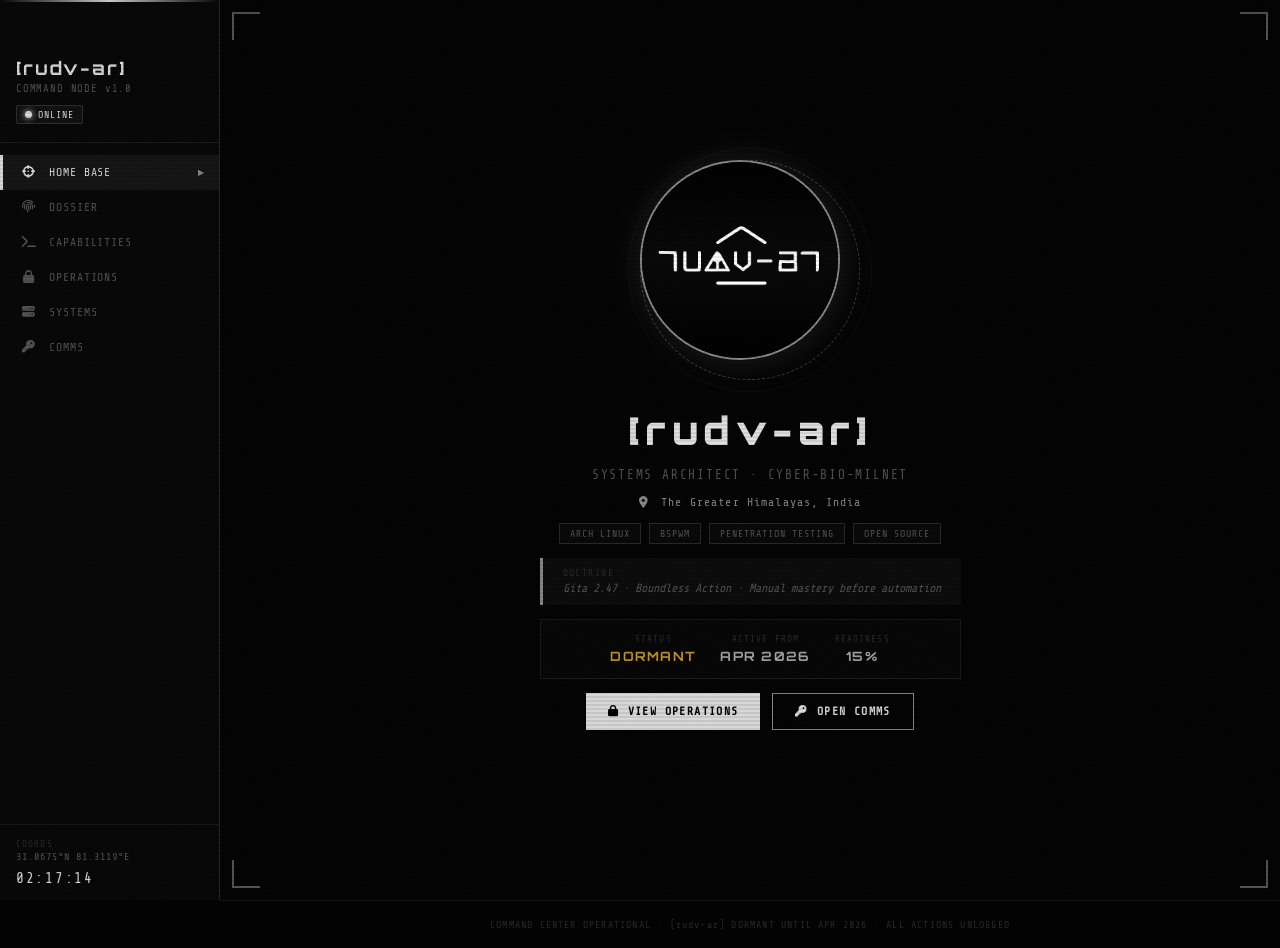
<file: index.html>
<!DOCTYPE html>
<html lang="en">
<head>
    <meta charset="UTF-8">
    <meta name="viewport" content="width=device-width, initial-scale=1.0">
    <title>[rudv-ar]</title>
    <link rel="preconnect" href="https://fonts.googleapis.com">
    <link href="https://fonts.googleapis.com/css2?family=Share+Tech+Mono&family=Orbitron:wght@400;600;700;900&family=Exo+2:wght@300;400;600&display=swap" rel="stylesheet">
    <link href="https://cdnjs.cloudflare.com/ajax/libs/font-awesome/6.5.0/css/all.min.css" rel="stylesheet">
    <link href="src/css/style.css" rel="stylesheet">
</head>
<body>

<!-- SCANLINE OVERLAY -->
<div class="scanlines" aria-hidden="true"></div>
<div class="noise" aria-hidden="true"></div>
<div class="corner tl" aria-hidden="true"></div>
<div class="corner tr" aria-hidden="true"></div>
<div class="corner bl" aria-hidden="true"></div>
<div class="corner br" aria-hidden="true"></div>

<!-- SIDEBAR -->
<aside class="sidebar" id="sidebar">
    <div class="sidebar-header">
        <br><br>
        <div class="sidebar-logo">[rudv-ar]</div>
        <div class="sidebar-sub">COMMAND NODE v1.0</div>
        <div class="status-pill"><span class="pulse-dot"></span>ONLINE</div>
    </div>

    <nav class="sidebar-nav">
        <button class="nav-tab active" data-section="landing" onclick="switchTab('landing', this)">
            <i class="fas fa-crosshairs"></i>
            <span>HOME BASE</span>
        </button>
        <button class="nav-tab" data-section="profile" onclick="switchTab('profile', this)">
            <i class="fas fa-fingerprint"></i>
            <span>DOSSIER</span>
        </button>
        <button class="nav-tab" data-section="skills" onclick="switchTab('skills', this)">
            <i class="fas fa-terminal"></i>
            <span>CAPABILITIES</span>
        </button>
        <button class="nav-tab" data-section="projects" onclick="switchTab('projects', this)">
            <i class="fas fa-lock"></i>
            <span>OPERATIONS</span>
        </button>
        <button class="nav-tab" data-section="systems" onclick="switchTab('systems', this)">
            <i class="fas fa-server"></i>
            <span>SYSTEMS</span>
        </button>
        <button class="nav-tab" data-section="contact" onclick="switchTab('contact', this)">
            <i class="fas fa-key"></i>
            <span>COMMS</span>
        </button>
    </nav>

    <div class="sidebar-footer">
        <div class="coord-display">
            <span class="coord-label">COORDS</span>
            <span class="coord-val">31.0675°N 81.3119°E</span>
        </div>
        <div class="clock-display" id="clock">--:--:--</div>
    </div>
</aside>

<!-- MOBILE TOPBAR -->
<div class="topbar">
    <button class="menu-btn" id="menuBtn" onclick="toggleSidebar()"><i class="fas fa-bars"></i></button>
    <span class="topbar-logo">[rudv-ar]</span>
    <span class="topbar-status"><span class="pulse-dot sm"></span>ONLINE</span>
</div>

<!-- MAIN CONTENT -->
<main class="main" id="main">

    <!-- ─── LANDING ─────────────────────────────────────── -->
    <section class="section active" id="landing">
        <div class="landing-wrap">
            <div class="landing-frame">
                <div class="hex-ring" aria-hidden="true">
                    <div class="hex-ring-inner">
                                        <div class="profile-photo-wrap">
                    <img src="src/img/profile.jpg" alt="[rudv-ar]" class="profile-photo" id="profileImg"
                         onerror="this.style.display='none'; document.getElementById('photoFallback').style.display='flex';">
                    <div class="photo-fallback" id="photoFallback">
                        <i class="fas fa-user-secret"></i>
                    </div>
                    <div class="photo-scan" aria-hidden="true"></div>
                </div>

                    </div>
                </div>
                <div class="landing-id">
                    <div class="landing-callsign">
                        <span class="bracket">[</span>rudv-ar<span class="bracket">]</span>
                    </div>
                    <div class="landing-title">SYSTEMS ARCHITECT · CYBER-BIO-MILNET</div>
                    <div class="landing-loc"><i class="fas fa-location-dot"></i> The Greater Himalayas, India</div>
                    <div class="landing-tags">
                        <span class="ltag">ARCH LINUX</span>
                        <span class="ltag">BSPWM</span>
                        <span class="ltag">PENETRATION TESTING</span>
                        <span class="ltag">OPEN SOURCE</span>
                    </div>
                    <div class="landing-doctrine">
                        <span class="doctrine-label">DOCTRINE</span>
                        <span class="doctrine-text">Gita 2.47 · Boundless Action · Manual mastery before automation</span>
                    </div>
                    <div class="landing-status-row">
                        <div class="lst-item">
                            <div class="lst-label">STATUS</div>
                            <div class="lst-val dormant">DORMANT</div>
                        </div>
                        <div class="lst-item">
                            <div class="lst-label">ACTIVE FROM</div>
                            <div class="lst-val">APR 2026</div>
                        </div>
                        <div class="lst-item">
                            <div class="lst-label">READINESS</div>
                            <div class="lst-val">15%</div>
                        </div>
                    </div>
                    <div class="landing-actions">
                        <button class="cta-btn primary" onclick="switchTab('projects', document.querySelector('[data-section=projects]'))">
                            <i class="fas fa-lock"></i> VIEW OPERATIONS
                        </button>
                        <button class="cta-btn secondary" onclick="switchTab('contact', document.querySelector('[data-section=contact]'))">
                            <i class="fas fa-key"></i> OPEN COMMS
                        </button>
                    </div>
                </div>
            </div>
        </div>
    </section>

    <!-- ─── DOSSIER ──────────────────────────────────────── -->
    <section class="section" id="profile">
        <div class="section-hdr">
            <div class="section-hdr-line"></div>
            <div class="section-hdr-text"><i class="fas fa-fingerprint"></i> DOSSIER</div>
            <div class="section-hdr-line"></div>
        </div>

        <div class="grid-2">
            <div class="panel">
                <div class="panel-title">IDENTIFICATION</div>
                <div class="kv-list">
                    <div class="kv"><span class="kv-k">CALL SIGN</span><span class="kv-v">[rudv-ar]</span></div>
                    <div class="kv"><span class="kv-k">LOCATION</span><span class="kv-v">Greater Himalayas, India</span></div>
                    <div class="kv"><span class="kv-k">FOCUS</span><span class="kv-v">Mil / Bio-Cybersecurity</span></div>
                    <div class="kv"><span class="kv-k">PRIMARY OS</span><span class="kv-v">Arch Linux (custom)</span></div>
                    <div class="kv"><span class="kv-k">WM</span><span class="kv-v">Bspwm + Sxhkd + Polybar</span></div>
                    <div class="kv"><span class="kv-k">SHELL</span><span class="kv-v">Bash / Zsh</span></div>
                    <div class="kv"><span class="kv-k">EDITOR</span><span class="kv-v">Neovim</span></div>
                    <div class="kv"><span class="kv-k">TERMINAL</span><span class="kv-v">Alacritty</span></div>
                </div>
            </div>

            <div class="panel">
                <div class="panel-title">OPERATIONAL VALUES</div>
                <div class="value-list">
                    <div class="value-item">
                        <div class="value-icon"><i class="fas fa-crosshairs"></i></div>
                        <div class="value-body">
                            <div class="value-name">MASTERY FIRST</div>
                            <div class="value-desc">Deep understanding before using any tool</div>
                        </div>
                    </div>
                    <div class="value-item">
                        <div class="value-icon"><i class="fas fa-sliders"></i></div>
                        <div class="value-body">
                            <div class="value-name">CONTROL ARCHITECTURE</div>
                            <div class="value-desc">Manual setup. Strategic automation only.</div>
                        </div>
                    </div>
                    <div class="value-item">
                        <div class="value-icon"><i class="fas fa-bullseye"></i></div>
                        <div class="value-body">
                            <div class="value-name">PRECISION EXECUTION</div>
                            <div class="value-desc">Deliberate planning and careful implementation</div>
                        </div>
                    </div>
                    <div class="value-item">
                        <div class="value-icon"><i class="fas fa-rotate"></i></div>
                        <div class="value-body">
                            <div class="value-name">FAILURE-DRIVEN INTEL</div>
                            <div class="value-desc">Systematic troubleshooting and documentation</div>
                        </div>
                    </div>
                    <div class="value-item">
                        <div class="value-icon"><i class="fas fa-shield-halved"></i></div>
                        <div class="value-body">
                            <div class="value-name">SYSTEM DOMINANCE</div>
                            <div class="value-desc">Complete knowledge of every configuration</div>
                        </div>
                    </div>
                </div>
            </div>
        </div>

        <div class="panel mt">
            <div class="panel-title">TECHNICAL FOUNDATION</div>
            <div class="tf-grid">
                <div class="tf-item">
                    <div class="tf-cat"><i class="fab fa-linux"></i> OS ADMIN</div>
                    <p>Arch Linux package management, kernel configuration, system hardening</p>
                </div>
                <div class="tf-item">
                    <div class="tf-cat"><i class="fas fa-table-cells-large"></i> WINDOW MGMT</div>
                    <p>Bspwm rice optimization, polybar customization, keybinding architecture</p>
                </div>
                <div class="tf-item">
                    <div class="tf-cat"><i class="fas fa-shield-halved"></i> SECURITY</div>
                    <p>Penetration testing fundamentals, vulnerability assessment, threat modeling</p>
                </div>
                <div class="tf-item">
                    <div class="tf-cat"><i class="fas fa-code"></i> DEVELOPMENT</div>
                    <p>Bash scripting, Python automation, HTML/CSS/JavaScript</p>
                </div>
            </div>
        </div>
    </section>

    <!-- ─── CAPABILITIES ─────────────────────────────────── -->
    <section class="section" id="skills">
        <div class="section-hdr">
            <div class="section-hdr-line"></div>
            <div class="section-hdr-text"><i class="fas fa-terminal"></i> CAPABILITIES</div>
            <div class="section-hdr-line"></div>
        </div>

        <div class="panel">
            <div class="panel-title">SKILL MATRIX</div>
            <div class="skill-matrix">
                <div class="skill-row">
                    <span class="skill-name">Linux Internals & Administration</span>
                    <div class="skill-bar-wrap">
                        <div class="skill-bar" style="--pct:10%"></div>
                    </div>
                    <span class="skill-pct">10%</span>
                </div>
                <div class="skill-row">
                    <span class="skill-name">Networking & Protocol Analysis</span>
                    <div class="skill-bar-wrap">
                        <div class="skill-bar" style="--pct:3%"></div>
                    </div>
                    <span class="skill-pct">3%</span>
                </div>
                <div class="skill-row">
                    <span class="skill-name">Penetration Testing & Enumeration</span>
                    <div class="skill-bar-wrap">
                        <div class="skill-bar" style="--pct:2%"></div>
                    </div>
                    <span class="skill-pct">2%</span>
                </div>
                <div class="skill-row">
                    <span class="skill-name">Web Exploitation & Analysis</span>
                    <div class="skill-bar-wrap">
                        <div class="skill-bar" style="--pct:2%"></div>
                    </div>
                    <span class="skill-pct">2%</span>
                </div>
                <div class="skill-row">
                    <span class="skill-name">Bash Scripting & Automation</span>
                    <div class="skill-bar-wrap">
                        <div class="skill-bar" style="--pct:7%"></div>
                    </div>
                    <span class="skill-pct">7%</span>
                </div>
                <div class="skill-row">
                    <span class="skill-name">Rust Foundations</span>
                    <div class="skill-bar-wrap">
                        <div class="skill-bar" style="--pct:4%"></div>
                    </div>
                    <span class="skill-pct">4%</span>
                </div>
                <div class="skill-row">
                    <span class="skill-name">Python Systems Programming</span>
                    <div class="skill-bar-wrap">
                        <div class="skill-bar" style="--pct:15%"></div>
                    </div>
                    <span class="skill-pct">15%</span>
                </div>
                <div class="skill-row">
                    <span class="skill-name">Frontend Development (HTML/CSS/JS)</span>
                    <div class="skill-bar-wrap">
                        <div class="skill-bar" style="--pct:20%"></div>
                    </div>
                    <span class="skill-pct">20%</span>
                </div>
            </div>
        </div>

        <div class="arsenal-grid mt">
            <div class="arsenal-card">
                <div class="arsenal-icon"><i class="fas fa-scroll"></i></div>
                <div class="arsenal-cat">SCRIPTING</div>
                <div class="arsenal-items">Bash · Zsh · Python · Lua · Node.js</div>
            </div>
            <div class="arsenal-card">
                <div class="arsenal-icon"><i class="fas fa-bug"></i></div>
                <div class="arsenal-cat">SECURITY</div>
                <div class="arsenal-items">Nmap · John · Metasploit</div>
            </div>
            <div class="arsenal-card">
                <div class="arsenal-icon"><i class="fas fa-globe"></i></div>
                <div class="arsenal-cat">WEB STACK</div>
                <div class="arsenal-items">HTML/CSS · JavaScript · Three.js</div>
            </div>
            <div class="arsenal-card">
                <div class="arsenal-icon"><i class="fas fa-box"></i></div>
                <div class="arsenal-cat">DEVOPS</div>
                <div class="arsenal-items">Git · Docker · Pacman · APT</div>
            </div>
        </div>
    </section>

    <!-- ─── OPERATIONS ───────────────────────────────────── -->
    <section class="section" id="projects">
        <div class="section-hdr">
            <div class="section-hdr-line"></div>
            <div class="section-hdr-text"><i class="fas fa-lock"></i> ACTIVE OPERATIONS</div>
            <div class="section-hdr-line"></div>
        </div>

        <div class="ops-grid">

            <div class="op-card">
                <div class="op-card-accent"></div>
                <div class="op-status-badge deployed">DEPLOYED</div>
                <div class="op-icon"><i class="fas fa-globe"></i></div>
                <div class="op-name">rudv-ar WEB PORTFOLIO</div>
                <div class="op-codename">THIS WEBSITE</div>
                <div class="op-desc">
                    Responsive military-themed cybersecurity portfolio. Vanilla HTML/CSS/JS, modular sidebar navigation, real-time status displays. CSS stylesheet dynamically generated. HTML fully authored by self. Template-grade stylesheet reusable across projects.
                </div>
                <div class="op-tags">
                    <span class="op-tag">HTML/CSS</span>
                    <span class="op-tag">JavaScript</span>
                    <span class="op-tag">Responsive</span>
                    <span class="op-tag">UI Design</span>
                </div>
                <div class="op-links">
                    <a href="https://rudv-ar.github.io/" class="op-link" target="_blank"><i class="fas fa-link"></i> Live</a>
                    <a href="https://github.com/rudv-ar/rudv-ar.github.io.git" class="op-link" target="_blank"><i class="fab fa-github"></i> Source</a>
                </div>
            </div>

            <div class="op-card">
                <div class="op-card-accent"></div>
                <div class="op-status-badge ongoing">IN DEVELOPMENT</div>
                <div class="op-icon"><i class="fas fa-dna"></i></div>
                <div class="op-name">DENDEC</div>
                <div class="op-codename">OPERATIONAL FRAMEWORK</div>
                <div class="op-desc">
                    A defensive and decentralized systems framework operating at the intersection of cybersecurity and biological threat intelligence. Architecture designed for resilience, modularity, and covert operational capability. Details classified.
                </div>
                <div class="op-tags">
                    <span class="op-tag">Cyber-Bio</span>
                    <span class="op-tag">Framework</span>
                    <span class="op-tag">Decentralized</span>
                    <span class="op-tag">Defense</span>
                </div>
                <div class="op-links">
                    <a href="#" class="op-link disabled"><i class="fas fa-lock"></i> Classified</a>
                </div>
            </div>

            <div class="op-card">
                <div class="op-card-accent"></div>
                <div class="op-status-badge deployed">DEPLOYED</div>
                <div class="op-icon"><i class="fas fa-terminal"></i></div>
                <div class="op-name">The C Path</div>
                <div class="op-codename">The Gateway of Systems Programming</div>
                <div class="op-desc">
                    This is my first day(git commit will tell you) in the C Programming Language. After an attempt in learning rust, I realised that I need to learn C before rust in order to know what rust protects me from. This is a full pathway for initialisation of C and further informations.
                </div>
                <div class="op-tags">
                    <span class="op-tag">HTML/CSS</span>
                    <span class="op-tag">Pathway</span>
                    <span class="op-tag">Responsive</span>
                    <span class="op-tag">UI Design</span>
                </div>
                <div class="op-links">
                    <a href="./pages/Cpath.html" class="op-link" target="_blank"><i class="fas fa-link"></i> Pathway</a>
                    <a href="https://github.com/rudv-ar/rudv-ar.github.io.git" class="op-link" target="_blank"><i class="fab fa-github"></i> Source</a>
                </div>
            </div>
            

        </div>
    </section>

    <!-- ─── SYSTEMS ──────────────────────────────────────── -->
    <section class="section" id="systems">
        <div class="section-hdr">
            <div class="section-hdr-line"></div>
            <div class="section-hdr-text"><i class="fas fa-server"></i> SYSTEMS</div>
            <div class="section-hdr-line"></div>
        </div>

        <div class="grid-2">
            <div class="panel">
                <div class="panel-title">HARDWARE STACK</div>
                <div class="kv-list">
                    <div class="kv"><span class="kv-k">OS</span><span class="kv-v">Arch Linux (rolling, custom)</span></div>
                    <div class="kv"><span class="kv-k">WM</span><span class="kv-v">Bspwm + Sxhkd</span></div>
                    <div class="kv"><span class="kv-k">SHELL</span><span class="kv-v">Bash / Zsh</span></div>
                    <div class="kv"><span class="kv-k">TERMINAL</span><span class="kv-v">Alacritty</span></div>
                    <div class="kv"><span class="kv-k">EDITOR</span><span class="kv-v">Neovim (custom config)</span></div>
                    <div class="kv"><span class="kv-k">BAR</span><span class="kv-v">Polybar</span></div>
                    <div class="kv"><span class="kv-k">PKG MGR</span><span class="kv-v">Pacman + AUR</span></div>
                    <div class="kv"><span class="kv-k">VCS</span><span class="kv-v">Git</span></div>
                </div>
            </div>

            <div class="panel">
                <div class="panel-title">TRAINING PLATFORMS</div>
                <div class="platform-list">
                    <div class="platform-item">
                        <div class="plat-top">
                            <span class="plat-name">HackTheBox (HTB)</span>
                            <span class="badge dormant">DORMANT</span>
                        </div>
                        <p>2 machines pwned. Ongoing pen-testing lab practice. Initializing fully @ Apr 2026.</p>
                    </div>
                    <div class="platform-item">
                        <div class="plat-top">
                            <span class="plat-name">Local Exploit Labs</span>
                            <span class="badge deployed">DEPLOYED</span>
                        </div>
                        <p>DVWA in Docker, Metasploitable2 in QEMU. Custom isolated vulnerability research environments.</p>
                    </div>
                    <div class="platform-item">
                        <div class="plat-top">
                            <span class="plat-name">CTF Competition</span>
                            <span class="badge none">NONE</span>
                        </div>
                        <p>Awaiting fundamentals mastery before CTF engagement. Internals first.</p>
                    </div>
                </div>
            </div>
        </div>

        <div class="panel mt">
            <div class="panel-title"><i class="fas fa-message"></i> SYSTEM LOG</div>
            <div class="terminal" id="syslog">
                <div class="tline info">[BOOT] System node initialized · [rudv-ar] COMMAND CENTER ONLINE</div>
            </div>
        </div>
    </section>

    <!-- ─── COMMS ────────────────────────────────────────── -->
    <section class="section" id="contact">
        <div class="section-hdr">
            <div class="section-hdr-line"></div>
            <div class="section-hdr-text"><i class="fas fa-key"></i> SECURE COMMS</div>
            <div class="section-hdr-line"></div>
        </div>

        <div class="comms-grid">
            <a href="mailto:rudv.ar.base@gmail.com" class="comms-card">
                <div class="comms-icon"><i class="fas fa-envelope"></i></div>
                <div class="comms-label">EMAIL</div>
                <div class="comms-val">rudv.ar.base@gmail.com</div>
                <div class="comms-cta">INITIATE <i class="fas fa-arrow-right"></i></div>
            </a>
            <a href="https://github.com/rudv-ar" target="_blank" class="comms-card">
                <div class="comms-icon"><i class="fab fa-github"></i></div>
                <div class="comms-label">GITHUB</div>
                <div class="comms-val">github.com/rudv-ar</div>
                <div class="comms-cta">FOLLOW <i class="fas fa-arrow-right"></i></div>
            </a>
            <div class="comms-card passive">
                <div class="comms-icon"><i class="fas fa-location-dot"></i></div>
                <div class="comms-label">PHYSICAL NODE</div>
                <div class="comms-val">The Greater Himalayas, India</div>
                <div class="comms-cta"><span class="pulse-dot sm"></span> ACTIVE</div>
            </div>
        </div>

        <div class="panel mt">
            <div class="panel-title">PROTOCOL PREFERENCES</div>
            <div class="proto-grid">
                <div class="proto-item">
                    <i class="fas fa-lock"></i>
                    <span>Encrypted communication preferred — Proton Mail, Gmail, DNMX</span>
                </div>
                <div class="proto-item">
                    <i class="fas fa-code"></i>
                    <span>Detailed technical inquiries always welcome</span>
                </div>
                <div class="proto-item">
                    <i class="fas fa-handshake"></i>
                    <span>Collaboration: cybersecurity, systems admin, open-source</span>
                </div>
                <div class="proto-item">
                    <i class="fas fa-book"></i>
                    <span>Learning resources accelerate FOSS development and deployment timelines</span>
                </div>
                <div class="proto-item">
                    <i class="fas fa-puzzle-piece"></i>
                    <span>Open-source contributions and LFX partnership opportunities</span>
                </div>
                <div class="proto-item">
                    <i class="fas fa-chalkboard-teacher"></i>
                    <span>System architecture discussions and technical mentorship</span>
                </div>
            </div>
        </div>

        <div class="panel mt warning-panel">
            <div class="panel-title"><i class="fas fa-triangle-exclamation"></i> OPERATIONAL NOTES</div>
            <p>This operator prioritizes technical depth and system mastery. Conversations must be detailed, specific, and architectural. Expect deliberate execution. Short-cuts and blind tool usage are rejected in favor of understanding-first methodology.</p>
        </div>
    </section>

    <footer class="footer">
        COMMAND CENTER OPERATIONAL · [rudv-ar] DORMANT UNTIL APR 2026 · ALL ACTIONS UNLOGGED
    </footer>

</main>

<script src="src/js/script.js"></script>
</body>
</html>
</file>
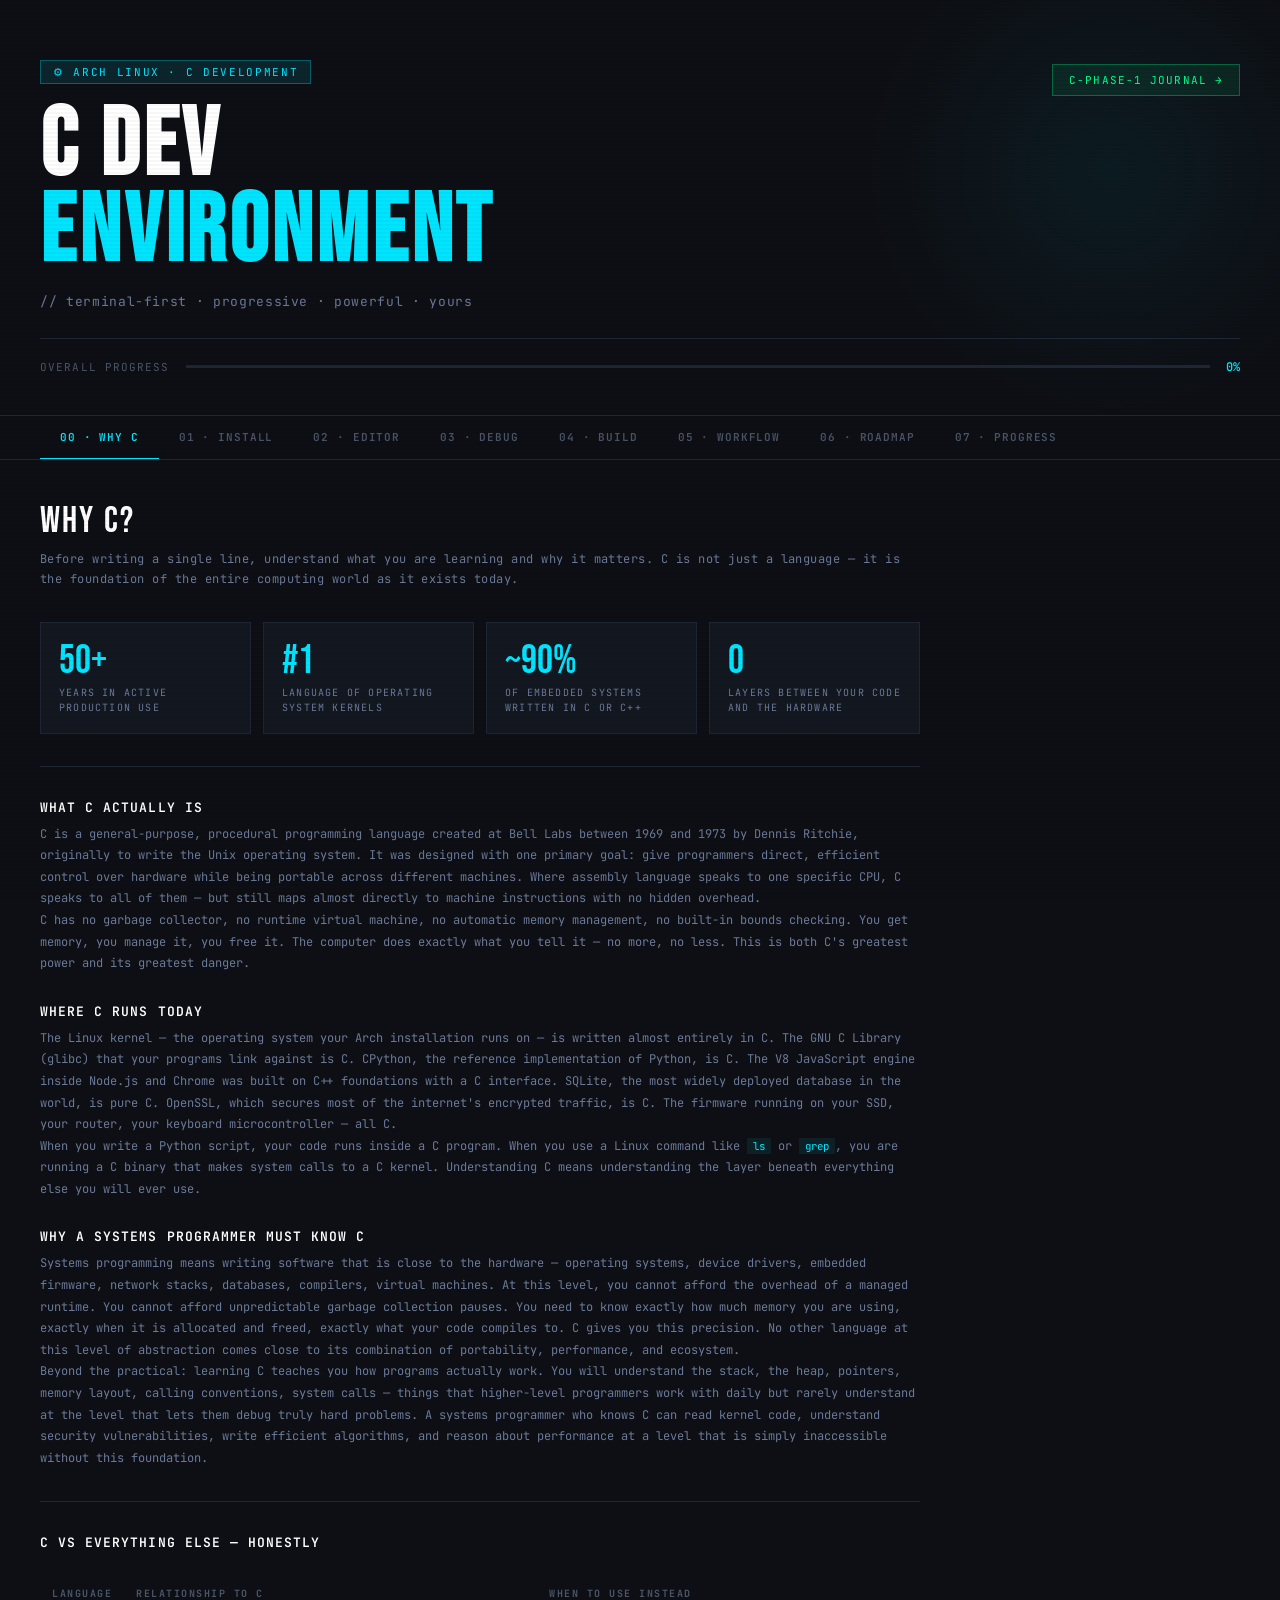
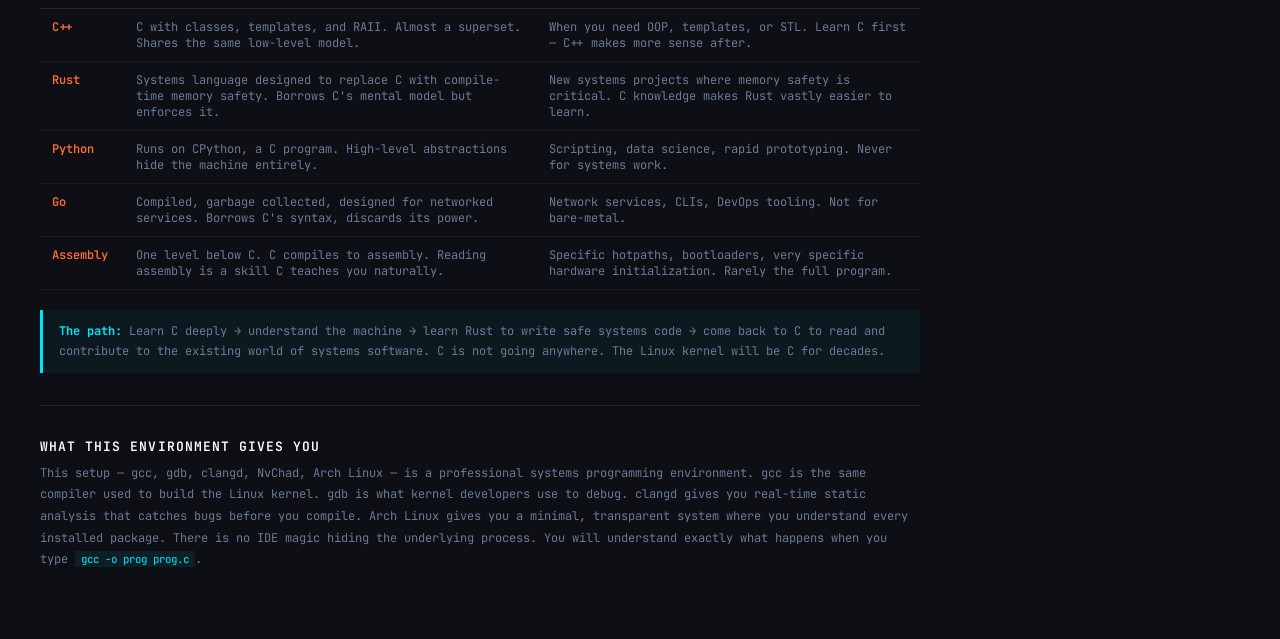
<file: pages/Cpath.html>
<!DOCTYPE html>
<html lang="en">
<head>
<meta charset="UTF-8">
<meta name="viewport" content="width=device-width, initial-scale=1.0">
<title>C Dev Environment · Arch Linux</title>
<link href="https://fonts.googleapis.com/css2?family=JetBrains+Mono:wght@300;400;600;800&family=Bebas+Neue&display=swap" rel="stylesheet">
<style>
  :root {
    --bg:     #0d0f14;
    --panel:  #131720;
    --border: #1e2535;
    --accent: #00e5ff;
    --green:  #00ff88;
    --orange: #ff6b35;
    --purple: #bd93f9;
    --dim:    #4a5568;
    --text:   #cdd6f4;
    --muted:  #6b7a99;
  }

  * { margin: 0; padding: 0; box-sizing: border-box; }

  body {
    background: var(--bg);
    color: var(--text);
    font-family: 'JetBrains Mono', monospace;
    min-height: 100vh;
    overflow-x: hidden;
  }

  body::before {
    content: '';
    position: fixed;
    inset: 0;
    background: repeating-linear-gradient(0deg, transparent, transparent 2px, rgba(0,0,0,0.03) 2px, rgba(0,0,0,0.03) 4px);
    pointer-events: none;
    z-index: 100;
  }

  /* ── HERO ── */
  .hero {
    padding: 60px 40px 40px;
    border-bottom: 1px solid var(--border);
    position: relative;
    overflow: hidden;
  }
  .hero::after {
    content: '';
    position: absolute;
    top: -80px; right: -80px;
    width: 500px; height: 500px;
    background: radial-gradient(circle, rgba(0,229,255,0.06) 0%, transparent 70%);
    pointer-events: none;
  }
  .hero-top {
    display: flex;
    align-items: flex-start;
    justify-content: space-between;
    flex-wrap: wrap;
    gap: 20px;
  }
  .tag {
    display: inline-block;
    background: rgba(0,229,255,0.1);
    border: 1px solid rgba(0,229,255,0.3);
    color: var(--accent);
    font-size: 11px;
    letter-spacing: 0.15em;
    padding: 4px 12px;
    margin-bottom: 20px;
    text-transform: uppercase;
  }
  h1 {
    font-family: 'Bebas Neue', sans-serif;
    font-size: clamp(52px, 8vw, 96px);
    letter-spacing: 0.04em;
    line-height: 0.9;
    color: #fff;
  }
  h1 span { color: var(--accent); }
  .subtitle { margin-top: 16px; color: var(--muted); font-size: 13px; letter-spacing: 0.05em; }

  .phase1-link {
    display: inline-flex;
    align-items: center;
    gap: 8px;
    background: rgba(0,255,136,0.08);
    border: 1px solid rgba(0,255,136,0.3);
    color: var(--green);
    font-size: 11px;
    letter-spacing: 0.1em;
    padding: 8px 16px;
    text-decoration: none;
    text-transform: uppercase;
    transition: all 0.2s;
    white-space: nowrap;
    align-self: flex-start;
    margin-top: 4px;
  }
  .phase1-link:hover { background: rgba(0,255,136,0.14); border-color: var(--green); }
  .phase1-link::after { content: '→'; }

  /* overall progress in hero */
  .hero-progress {
    margin-top: 28px;
    padding-top: 20px;
    border-top: 1px solid var(--border);
    display: flex;
    align-items: center;
    gap: 16px;
  }
  .hero-progress-label { font-size: 11px; color: var(--dim); letter-spacing: 0.1em; text-transform: uppercase; white-space: nowrap; }
  .hero-progress-track { flex: 1; height: 3px; background: var(--border); overflow: hidden; }
  .hero-progress-fill { height: 100%; background: linear-gradient(90deg, var(--accent), var(--green)); transition: width 0.6s ease; width: 0%; }
  .hero-progress-pct { font-size: 12px; color: var(--accent); font-weight: 600; white-space: nowrap; }

  /* ── TABS ── */
  .tabs {
    display: flex;
    border-bottom: 1px solid var(--border);
    padding: 0 40px;
    overflow-x: auto;
    scrollbar-width: none;
  }
  .tabs::-webkit-scrollbar { display: none; }
  .tab {
    padding: 14px 20px;
    font-family: 'JetBrains Mono', monospace;
    font-size: 11px;
    font-weight: 600;
    letter-spacing: 0.08em;
    text-transform: uppercase;
    border: none;
    background: none;
    color: var(--dim);
    cursor: pointer;
    border-bottom: 2px solid transparent;
    margin-bottom: -1px;
    transition: all 0.2s;
    white-space: nowrap;
  }
  .tab:hover  { color: var(--text); }
  .tab.active { color: var(--accent); border-bottom-color: var(--accent); }

  /* ── CONTENT ── */
  .content { padding: 40px; max-width: 960px; }
  .section { display: none; }
  .section.active { display: block; animation: fadeIn 0.25s ease; }
  @keyframes fadeIn { from { opacity: 0; transform: translateY(8px); } to { opacity: 1; transform: translateY(0); } }

  .section-title {
    font-family: 'Bebas Neue', sans-serif;
    font-size: 36px;
    color: #fff;
    letter-spacing: 0.06em;
    margin-bottom: 6px;
  }
  .section-desc { font-size: 12px; color: var(--muted); margin-bottom: 32px; letter-spacing: 0.04em; line-height: 1.7; }

  /* ── STEP BLOCKS ── */
  .step {
    margin-bottom: 32px;
    border-left: 2px solid var(--border);
    padding-left: 24px;
    position: relative;
  }
  .step::before {
    content: attr(data-n);
    position: absolute;
    left: -14px; top: 0;
    width: 26px; height: 26px;
    background: var(--bg);
    border: 2px solid var(--accent);
    color: var(--accent);
    font-size: 11px;
    font-weight: 800;
    display: flex; align-items: center; justify-content: center;
    border-radius: 50%;
  }
  .step h3 { font-size: 13px; font-weight: 600; letter-spacing: 0.1em; text-transform: uppercase; color: #fff; margin-bottom: 8px; }
  .step p  { font-size: 12px; color: var(--muted); line-height: 1.75; margin-bottom: 10px; }

  /* ── TERMINAL ── */
  .term {
    background: #080a0f;
    border: 1px solid var(--border);
    border-radius: 4px;
    overflow: hidden;
    margin: 10px 0;
  }
  .term-bar {
    display: flex; align-items: center; justify-content: space-between;
    padding: 8px 14px;
    background: #0e1018;
    border-bottom: 1px solid var(--border);
  }
  .term-dots { display: flex; gap: 6px; }
  .dot { width: 10px; height: 10px; border-radius: 50%; }
  .dot.r { background: #ff5f57; } .dot.y { background: #febc2e; } .dot.g { background: #28c840; }
  .term-label { font-size: 11px; color: var(--dim); letter-spacing: 0.1em; }
  .copy-btn {
    background: none; border: 1px solid var(--dim); color: var(--dim);
    font-family: 'JetBrains Mono', monospace; font-size: 10px; padding: 3px 10px;
    cursor: pointer; letter-spacing: 0.05em; transition: all 0.2s;
  }
  .copy-btn:hover  { border-color: var(--accent); color: var(--accent); }
  .copy-btn.copied { border-color: var(--green);  color: var(--green); }
  .term-body { padding: 16px; overflow-x: auto; }
  .term-body pre { font-size: 13px; line-height: 1.8; color: var(--text); white-space: pre; }

  .p   { color: var(--green); }
  .cmd { color: #fff; font-weight: 600; }
  .arg { color: var(--accent); }
  .cmt { color: var(--dim); font-style: italic; }
  .out { color: var(--muted); }
  .key { color: var(--orange); }
  .val { color: var(--purple); }
  .str { color: #f1fa8c; }

  /* ── CARDS ── */
  .cards {
    display: grid;
    grid-template-columns: repeat(auto-fill, minmax(240px, 1fr));
    gap: 14px; margin-top: 16px;
  }
  .card { background: var(--panel); border: 1px solid var(--border); padding: 20px; transition: border-color 0.2s; }
  .card:hover { border-color: var(--accent); }
  .card-icon { font-size: 22px; margin-bottom: 10px; }
  .card h4 { font-size: 13px; font-weight: 600; color: #fff; margin-bottom: 6px; }
  .card p { font-size: 11px; color: var(--muted); line-height: 1.65; }
  .badge {
    display: inline-block; margin-top: 8px; font-size: 10px; padding: 2px 8px;
    background: rgba(0,229,255,0.08); color: var(--accent); border: 1px solid rgba(0,229,255,0.2); letter-spacing: 0.1em;
  }

  /* ── TABLES ── */
  table { width: 100%; border-collapse: collapse; margin-top: 12px; }
  th { font-size: 10px; letter-spacing: 0.15em; text-transform: uppercase; color: var(--dim); padding: 8px 12px; text-align: left; border-bottom: 1px solid var(--border); }
  td { font-size: 12px; padding: 10px 12px; border-bottom: 1px solid rgba(30,37,53,0.6); vertical-align: top; color: var(--muted); }
  tr:hover td { background: rgba(255,255,255,0.02); }
  .kbd { display: inline-block; background: #1a1f2e; border: 1px solid var(--border); border-bottom-width: 2px; padding: 1px 7px; font-size: 11px; color: var(--accent); border-radius: 3px; }
  .highlight { color: var(--orange); font-weight: 600; }

  /* ── NOTES ── */
  .note { background: rgba(0,229,255,0.05); border-left: 3px solid var(--accent); padding: 12px 16px; font-size: 12px; color: var(--muted); margin: 12px 0; line-height: 1.6; }
  .note strong { color: var(--accent); }
  .warn-note { background: rgba(255,107,53,0.05); border-left: 3px solid var(--orange); padding: 12px 16px; font-size: 12px; color: var(--muted); margin: 12px 0; line-height: 1.6; }
  .warn-note strong { color: var(--orange); }

  code { background: rgba(0,229,255,0.08); color: var(--accent); padding: 1px 6px; font-size: 0.9em; font-family: 'JetBrains Mono', monospace; }
  hr.div { border: none; border-top: 1px solid var(--border); margin: 32px 0; }

  /* ── WHY C — stat row ── */
  .stat-row { display: grid; grid-template-columns: repeat(auto-fill, minmax(180px, 1fr)); gap: 12px; margin: 24px 0; }
  .stat-box { background: var(--panel); border: 1px solid var(--border); padding: 18px; }
  .stat-box .num { font-family: 'Bebas Neue', sans-serif; font-size: 40px; color: var(--accent); line-height: 1; margin-bottom: 4px; }
  .stat-box .lbl { font-size: 10px; color: var(--muted); letter-spacing: 0.12em; text-transform: uppercase; line-height: 1.5; }

  .why-block { margin-bottom: 28px; }
  .why-block h3 { font-size: 13px; font-weight: 600; color: #fff; letter-spacing: 0.08em; text-transform: uppercase; margin-bottom: 8px; }
  .why-block p { font-size: 12px; color: var(--muted); line-height: 1.8; }

  /* ── ROADMAP ── */
  .phase-block {
    border: 1px solid var(--border);
    margin-bottom: 20px;
    background: var(--panel);
  }
  .phase-header {
    display: flex; align-items: center; justify-content: space-between;
    padding: 16px 20px;
    border-bottom: 1px solid var(--border);
    flex-wrap: wrap; gap: 8px;
  }
  .phase-left { display: flex; align-items: center; gap: 16px; }
  .phase-num {
    font-family: 'Bebas Neue', sans-serif;
    font-size: 28px;
    color: var(--accent);
    line-height: 1;
    min-width: 40px;
  }
  .phase-title { font-size: 14px; font-weight: 600; color: #fff; margin-bottom: 2px; }
  .phase-time { font-size: 10px; color: var(--muted); letter-spacing: 0.1em; }
  .phase-badge {
    font-size: 10px; padding: 3px 10px; letter-spacing: 0.1em; border: 1px solid;
    white-space: nowrap;
  }
  .phase-badge.active  { color: var(--green);  border-color: rgba(0,255,136,0.3);  background: rgba(0,255,136,0.08); }
  .phase-badge.next    { color: var(--orange); border-color: rgba(255,107,53,0.3); background: rgba(255,107,53,0.08); }
  .phase-badge.future  { color: var(--dim);    border-color: var(--border);         background: transparent; }

  .phase-body { padding: 16px 20px; }
  .phase-body p { font-size: 12px; color: var(--muted); line-height: 1.75; margin-bottom: 12px; }

  .target-list { list-style: none; margin: 8px 0 0; }
  .target-list li {
    font-size: 11px; color: var(--muted);
    padding: 5px 0 5px 18px;
    border-bottom: 1px solid rgba(30,37,53,0.4);
    position: relative;
  }
  .target-list li::before { content: '→'; position: absolute; left: 0; color: var(--accent); }
  .target-list li:last-child { border-bottom: none; }

  .build-tag {
    display: inline-block; font-size: 10px; padding: 2px 8px; margin: 2px;
    background: rgba(189,147,249,0.08); border: 1px solid rgba(189,147,249,0.2); color: var(--purple); letter-spacing: 0.08em;
  }

  /* ── RESOURCES ── */
  .resource-grid { display: grid; grid-template-columns: repeat(auto-fill, minmax(280px, 1fr)); gap: 14px; margin-top: 16px; }
  .resource-card {
    background: var(--panel); border: 1px solid var(--border); padding: 18px;
    text-decoration: none; display: block; transition: border-color 0.2s;
  }
  .resource-card:hover { border-color: var(--accent); }
  .resource-type { font-size: 9px; letter-spacing: 0.18em; text-transform: uppercase; color: var(--dim); margin-bottom: 8px; }
  .resource-name { font-size: 13px; font-weight: 600; color: #fff; margin-bottom: 6px; }
  .resource-desc { font-size: 11px; color: var(--muted); line-height: 1.6; }
  .resource-tag { display: inline-block; margin-top: 10px; font-size: 10px; padding: 2px 8px; background: rgba(0,229,255,0.08); color: var(--accent); border: 1px solid rgba(0,229,255,0.2); letter-spacing: 0.08em; }

  /* ── PROGRESS TRACKER ── */
  .progress-section-label {
    font-size: 10px; letter-spacing: 0.2em; text-transform: uppercase; color: var(--dim);
    margin-bottom: 14px; margin-top: 32px;
  }
  .progress-section-label:first-child { margin-top: 0; }

  .overall-bar {
    background: var(--panel); border: 1px solid var(--border); padding: 20px 24px; margin-bottom: 28px;
  }
  .overall-bar-header { display: flex; justify-content: space-between; align-items: center; margin-bottom: 12px; }
  .overall-bar-title { font-size: 12px; font-weight: 600; color: #fff; letter-spacing: 0.08em; }
  .overall-bar-pct { font-family: 'Bebas Neue', sans-serif; font-size: 28px; color: var(--accent); line-height: 1; }
  .bar-track { height: 4px; background: var(--border); overflow: hidden; margin-bottom: 8px; }
  .bar-fill { height: 100%; background: linear-gradient(90deg, var(--accent), var(--green)); transition: width 0.5s ease; }
  .overall-bar-sub { font-size: 11px; color: var(--dim); }

  .todo-phase {
    border: 1px solid var(--border); margin-bottom: 16px; background: var(--panel);
  }
  .todo-phase-header {
    display: flex; align-items: center; justify-content: space-between;
    padding: 14px 18px; border-bottom: 1px solid var(--border); cursor: pointer;
    user-select: none;
  }
  .todo-phase-header:hover { background: rgba(255,255,255,0.02); }
  .todo-phase-left { display: flex; align-items: center; gap: 12px; }
  .todo-phase-name { font-size: 12px; font-weight: 600; color: #fff; letter-spacing: 0.06em; }
  .todo-phase-progress { font-size: 11px; color: var(--muted); }
  .todo-phase-bar-wrap { display: flex; align-items: center; gap: 10px; }
  .mini-bar { width: 80px; height: 3px; background: var(--border); overflow: hidden; }
  .mini-bar-fill { height: 100%; background: var(--green); transition: width 0.4s ease; }
  .toggle-icon { color: var(--dim); font-size: 12px; transition: transform 0.2s; }
  .todo-phase.open .toggle-icon { transform: rotate(90deg); }

  .todo-items { display: none; padding: 8px 0; }
  .todo-phase.open .todo-items { display: block; }

  .todo-item {
    display: flex; align-items: flex-start; gap: 14px;
    padding: 10px 18px;
    border-bottom: 1px solid rgba(30,37,53,0.5);
    cursor: pointer;
    transition: background 0.15s;
  }
  .todo-item:last-child { border-bottom: none; }
  .todo-item:hover { background: rgba(255,255,255,0.02); }

  .todo-checkbox {
    width: 16px; height: 16px; min-width: 16px;
    border: 1px solid var(--dim);
    background: transparent;
    display: flex; align-items: center; justify-content: center;
    font-size: 10px; color: var(--green);
    transition: all 0.15s;
    margin-top: 1px;
  }
  .todo-item.done .todo-checkbox {
    border-color: var(--green);
    background: rgba(0,255,136,0.1);
  }
  .todo-item.done .todo-checkbox::after { content: '✓'; }

  .todo-text { flex: 1; }
  .todo-title { font-size: 12px; color: var(--text); line-height: 1.4; transition: color 0.15s; }
  .todo-item.done .todo-title { color: var(--dim); text-decoration: line-through; }
  .todo-sub { font-size: 10px; color: var(--muted); margin-top: 2px; line-height: 1.5; }

  .todo-reset-btn {
    background: none; border: 1px solid var(--border); color: var(--dim);
    font-family: 'JetBrains Mono', monospace; font-size: 10px; padding: 4px 12px;
    cursor: pointer; letter-spacing: 0.08em; transition: all 0.2s; margin-top: 24px;
  }
  .todo-reset-btn:hover { border-color: var(--orange); color: var(--orange); }

  /* ── RESPONSIVE ── */
  @media (max-width: 768px) {
    .hero, .content { padding: 30px 20px; }
    .tabs { padding: 0 16px; }
    h1 { font-size: 52px; }
    .stat-row { grid-template-columns: repeat(2, 1fr); }
    .hero-top { flex-direction: column; }
  }
  @media (max-width: 480px) {
    h1 { font-size: 40px; }
    .tab { padding: 12px 12px; font-size: 10px; }
    .overall-bar-pct { font-size: 22px; }
  }
</style>
</head>
<body>

<div class="hero">
  <div class="hero-top">
    <div>
      <div class="tag">⚙ Arch Linux · C Development</div>
      <h1>C DEV<br><span>ENVIRONMENT</span></h1>
      <p class="subtitle">// terminal-first · progressive · powerful · yours</p>
    </div>
    <a class="phase1-link" href="https://rudv-ar.github.io/C-Phase-1" target="_blank" rel="noopener">
      C-Phase-1 Journal
    </a>
  </div>

  <div class="hero-progress">
    <span class="hero-progress-label">Overall Progress</span>
    <div class="hero-progress-track">
      <div class="hero-progress-fill" id="heroProgressFill"></div>
    </div>
    <span class="hero-progress-pct" id="heroProgressPct">0%</span>
  </div>
</div>

<nav class="tabs">
  <button class="tab active" onclick="show('whyc',     this)">00 · Why C</button>
  <button class="tab"        onclick="show('install',  this)">01 · Install</button>
  <button class="tab"        onclick="show('editor',   this)">02 · Editor</button>
  <button class="tab"        onclick="show('debug',    this)">03 · Debug</button>
  <button class="tab"        onclick="show('build',    this)">04 · Build</button>
  <button class="tab"        onclick="show('workflow', this)">05 · Workflow</button>
  <button class="tab"        onclick="show('roadmap',  this)">06 · Roadmap</button>
  <button class="tab"        onclick="show('progress', this)">07 · Progress</button>
</nav>

<div class="content">

<!-- ============================================================ 00 · WHY C -->
<div class="section active" id="whyc">
  <div class="section-title">Why C?</div>
  <p class="section-desc">Before writing a single line, understand what you are learning and why it matters. C is not just a language — it is the foundation of the entire computing world as it exists today.</p>

  <div class="stat-row">
    <div class="stat-box"><div class="num">50+</div><div class="lbl">Years in active production use</div></div>
    <div class="stat-box"><div class="num">#1</div><div class="lbl">Language of operating system kernels</div></div>
    <div class="stat-box"><div class="num">~90%</div><div class="lbl">Of embedded systems written in C or C++</div></div>
    <div class="stat-box"><div class="num">0</div><div class="lbl">Layers between your code and the hardware</div></div>
  </div>

  <hr class="div">

  <div class="why-block">
    <h3>What C actually is</h3>
    <p>C is a general-purpose, procedural programming language created at Bell Labs between 1969 and 1973 by Dennis Ritchie, originally to write the Unix operating system. It was designed with one primary goal: give programmers direct, efficient control over hardware while being portable across different machines. Where assembly language speaks to one specific CPU, C speaks to all of them — but still maps almost directly to machine instructions with no hidden overhead.</p>
    <p>C has no garbage collector, no runtime virtual machine, no automatic memory management, no built-in bounds checking. You get memory, you manage it, you free it. The computer does exactly what you tell it — no more, no less. This is both C's greatest power and its greatest danger.</p>
  </div>

  <div class="why-block">
    <h3>Where C runs today</h3>
    <p>The Linux kernel — the operating system your Arch installation runs on — is written almost entirely in C. The GNU C Library (glibc) that your programs link against is C. CPython, the reference implementation of Python, is C. The V8 JavaScript engine inside Node.js and Chrome was built on C++ foundations with a C interface. SQLite, the most widely deployed database in the world, is pure C. OpenSSL, which secures most of the internet's encrypted traffic, is C. The firmware running on your SSD, your router, your keyboard microcontroller — all C.</p>
    <p>When you write a Python script, your code runs inside a C program. When you use a Linux command like <code>ls</code> or <code>grep</code>, you are running a C binary that makes system calls to a C kernel. Understanding C means understanding the layer beneath everything else you will ever use.</p>
  </div>

  <div class="why-block">
    <h3>Why a systems programmer must know C</h3>
    <p>Systems programming means writing software that is close to the hardware — operating systems, device drivers, embedded firmware, network stacks, databases, compilers, virtual machines. At this level, you cannot afford the overhead of a managed runtime. You cannot afford unpredictable garbage collection pauses. You need to know exactly how much memory you are using, exactly when it is allocated and freed, exactly what your code compiles to. C gives you this precision. No other language at this level of abstraction comes close to its combination of portability, performance, and ecosystem.</p>
    <p>Beyond the practical: learning C teaches you how programs actually work. You will understand the stack, the heap, pointers, memory layout, calling conventions, system calls — things that higher-level programmers work with daily but rarely understand at the level that lets them debug truly hard problems. A systems programmer who knows C can read kernel code, understand security vulnerabilities, write efficient algorithms, and reason about performance at a level that is simply inaccessible without this foundation.</p>
  </div>

  <hr class="div">

  <div class="why-block">
    <h3>C vs everything else — honestly</h3>
  </div>

  <table>
    <tr><th>Language</th><th>Relationship to C</th><th>When to use instead</th></tr>
    <tr><td class="highlight">C++</td><td style="color:var(--muted)">C with classes, templates, and RAII. Almost a superset. Shares the same low-level model.</td><td style="color:var(--muted)">When you need OOP, templates, or STL. Learn C first — C++ makes more sense after.</td></tr>
    <tr><td class="highlight">Rust</td><td style="color:var(--muted)">Systems language designed to replace C with compile-time memory safety. Borrows C's mental model but enforces it.</td><td style="color:var(--muted)">New systems projects where memory safety is critical. C knowledge makes Rust vastly easier to learn.</td></tr>
    <tr><td class="highlight">Python</td><td style="color:var(--muted)">Runs on CPython, a C program. High-level abstractions hide the machine entirely.</td><td style="color:var(--muted)">Scripting, data science, rapid prototyping. Never for systems work.</td></tr>
    <tr><td class="highlight">Go</td><td style="color:var(--muted)">Compiled, garbage collected, designed for networked services. Borrows C's syntax, discards its power.</td><td style="color:var(--muted)">Network services, CLIs, DevOps tooling. Not for bare-metal.</td></tr>
    <tr><td class="highlight">Assembly</td><td style="color:var(--muted)">One level below C. C compiles to assembly. Reading assembly is a skill C teaches you naturally.</td><td style="color:var(--muted)">Specific hotpaths, bootloaders, very specific hardware initialization. Rarely the full program.</td></tr>
  </table>

  <div class="note" style="margin-top:20px">
    <strong>The path:</strong> Learn C deeply → understand the machine → learn Rust to write safe systems code → come back to C to read and contribute to the existing world of systems software. C is not going anywhere. The Linux kernel will be C for decades.
  </div>

  <hr class="div">

  <div class="why-block">
    <h3>What this environment gives you</h3>
    <p>This setup — gcc, gdb, clangd, NvChad, Arch Linux — is a professional systems programming environment. gcc is the same compiler used to build the Linux kernel. gdb is what kernel developers use to debug. clangd gives you real-time static analysis that catches bugs before you compile. Arch Linux gives you a minimal, transparent system where you understand every installed package. There is no IDE magic hiding the underlying process. You will understand exactly what happens when you type <code>gcc -o prog prog.c</code>.</p>
  </div>
</div>

<!-- ============================================================ 01 · INSTALL -->
<div class="section" id="install">
  <div class="section-title">Core Toolchain</div>
  <p class="section-desc">Everything you need from the Arch repos. Each tool exists for a specific reason — understanding why you are installing it matters as much as installing it.</p>

  <div class="step" data-n="1">
    <h3>Update System First</h3>
    <p>Arch uses a rolling release model — there is no version to upgrade to, just a continuous stream of updates. Always sync the package database and upgrade before installing anything to avoid dependency conflicts.</p>
    <div class="term">
      <div class="term-bar"><div class="term-dots"><div class="dot r"></div><div class="dot y"></div><div class="dot g"></div></div><span class="term-label">bash</span><button class="copy-btn" onclick="copyCode(this)">copy</button></div>
      <div class="term-body"><pre><span class="p">$</span> <span class="cmd">sudo pacman</span> <span class="arg">-Syu</span></pre></div>
    </div>
  </div>

  <div class="step" data-n="2">
    <h3>Install the Core Toolchain</h3>
    <p><code>base-devel</code> is a package group containing gcc, make, binutils (the linker, assembler, and object inspection tools), and other build essentials. Install it as a group — every tool in it is something you will eventually need.</p>
    <div class="term">
      <div class="term-bar"><div class="term-dots"><div class="dot r"></div><div class="dot y"></div><div class="dot g"></div></div><span class="term-label">bash</span><button class="copy-btn" onclick="copyCode(this)">copy</button></div>
      <div class="term-body"><pre><span class="p">$</span> <span class="cmd">sudo pacman</span> <span class="arg">-S</span> <span class="val">base-devel gcc gdb clang lldb cmake ninja valgrind</span></pre></div>
    </div>
  </div>

  <div class="step" data-n="3">
    <h3>Verify Everything Installed</h3>
    <div class="term">
      <div class="term-bar"><div class="term-dots"><div class="dot r"></div><div class="dot y"></div><div class="dot g"></div></div><span class="term-label">bash</span><button class="copy-btn" onclick="copyCode(this)">copy</button></div>
      <div class="term-body"><pre><span class="p">$</span> <span class="cmd">gcc</span> <span class="arg">--version</span>
<span class="out">gcc (GCC) 14.x.x ...</span>
<span class="p">$</span> <span class="cmd">gdb</span> <span class="arg">--version</span>
<span class="out">GNU gdb (GDB) 15.x ...</span>
<span class="p">$</span> <span class="cmd">clang</span> <span class="arg">--version</span>
<span class="out">clang version 18.x ...</span>
<span class="p">$</span> <span class="cmd">valgrind</span> <span class="arg">--version</span>
<span class="out">valgrind-3.x.x</span></pre></div>
    </div>
  </div>

  <div class="cards">
    <div class="card">
      <div class="card-icon">⚡</div>
      <h4>gcc — GNU C Compiler</h4>
      <p>The primary compiler. Translates C source into machine code through 4 stages: preprocessing, compilation, assembly, and linking. The same compiler used to build the Linux kernel. Excellent warnings with <code>-Wall -Wextra</code>.</p>
      <span class="badge">primary compiler</span>
    </div>
    <div class="card">
      <div class="card-icon">🔬</div>
      <h4>clang — LLVM C Compiler</h4>
      <p>Alternative compiler from the LLVM project. More readable error messages than gcc, better static analysis, and ships clangd — the language server that powers your editor's IDE features. Install both.</p>
      <span class="badge">analysis + LSP</span>
    </div>
    <div class="card">
      <div class="card-icon">🐛</div>
      <h4>gdb — GNU Debugger</h4>
      <p>The standard debugger for C on Linux. Set breakpoints, step through code line by line, inspect variables and memory, examine the call stack. When your program crashes, gdb tells you exactly where and why.</p>
      <span class="badge">debugger</span>
    </div>
    <div class="card">
      <div class="card-icon">🔩</div>
      <h4>valgrind — Memory Checker</h4>
      <p>Runs your program in a sandboxed environment and reports every memory error: heap buffer overflows, use after free, memory leaks, reads of uninitialized memory. Slow but thorough. Use it before shipping.</p>
      <span class="badge">memory safety</span>
    </div>
    <div class="card">
      <div class="card-icon">🏗️</div>
      <h4>cmake + ninja</h4>
      <p>CMake generates build files from a portable description. Ninja executes those builds fast. Together they are the modern standard for C projects with multiple source files, external dependencies, and cross-platform builds.</p>
      <span class="badge">build system</span>
    </div>
    <div class="card">
      <div class="card-icon">🔗</div>
      <h4>binutils</h4>
      <p>Included in base-devel. Contains <code>ld</code> (linker), <code>as</code> (assembler), <code>objdump</code> (disassemble binaries), <code>nm</code> (list symbols), <code>readelf</code> (inspect ELF files). Essential for understanding what your compiler produces.</p>
      <span class="badge">binary tools</span>
    </div>
  </div>
</div>

<!-- ============================================================ 02 · EDITOR -->
<div class="section" id="editor">
  <div class="section-title">Editor Setup</div>
  <p class="section-desc">NvChad (Neovim) with clangd LSP — real-time diagnostics, autocomplete, go-to-definition, and inline errors, entirely in the terminal. No GUI required.</p>

  <div class="step" data-n="1">
    <h3>Install Neovim and Dependencies</h3>
    <p>Neovim needs ripgrep (fast text search) and fd (fast file finder) for its Telescope fuzzy finder. Node.js and npm are required by some LSP servers.</p>
    <div class="term">
      <div class="term-bar"><div class="term-dots"><div class="dot r"></div><div class="dot y"></div><div class="dot g"></div></div><span class="term-label">bash</span><button class="copy-btn" onclick="copyCode(this)">copy</button></div>
      <div class="term-body"><pre><span class="p">$</span> <span class="cmd">sudo pacman</span> <span class="arg">-S</span> <span class="val">neovim ripgrep fd nodejs npm</span></pre></div>
    </div>
  </div>

  <div class="step" data-n="2">
    <h3>Verify clangd is Available</h3>
    <p>clangd ships with the <code>clang</code> package you already installed. It is the language server that powers all IDE features inside your editor — it runs in the background, analyzes your code continuously, and feeds diagnostics to Neovim over the LSP protocol.</p>
    <div class="term">
      <div class="term-bar"><div class="term-dots"><div class="dot r"></div><div class="dot y"></div><div class="dot g"></div></div><span class="term-label">bash</span><button class="copy-btn" onclick="copyCode(this)">copy</button></div>
      <div class="term-body"><pre><span class="p">$</span> <span class="cmd">clangd</span> <span class="arg">--version</span>
<span class="out">clangd version 22.x.x ...</span></pre></div>
    </div>
  </div>

  <div class="step" data-n="3">
    <h3>Configure LSP in NvChad</h3>
    <p>Add <code>clangd</code> to your enabled servers in <code>~/.config/nvim/lua/configs/lspconfig.lua</code>. The server name must be the exact string <code>"clangd"</code>.</p>
    <div class="term">
      <div class="term-bar"><div class="term-dots"><div class="dot r"></div><div class="dot y"></div><div class="dot g"></div></div><span class="term-label">~/.config/nvim/lua/configs/lspconfig.lua</span><button class="copy-btn" onclick="copyCode(this)">copy</button></div>
      <div class="term-body"><pre><span class="val">require</span>(<span class="str">"nvchad.configs.lspconfig"</span>).defaults()

<span class="key">local</span> servers = { <span class="str">"lua_ls"</span>, <span class="str">"clangd"</span>, <span class="str">"bashls"</span>, <span class="str">"rust_analyzer"</span> }
vim.lsp.<span class="val">enable</span>(servers)</pre></div>
    </div>
  </div>

  <div class="step" data-n="4">
    <h3>Give clangd a Project Root</h3>
    <p>clangd searches upward from your file for a root marker: <code>.git</code>, <code>compile_commands.json</code>, or <code>compile_flags.txt</code>. For simple single-file projects, drop a <code>compile_flags.txt</code> in your project directory so clangd knows the C standard you are using.</p>
    <div class="term">
      <div class="term-bar"><div class="term-dots"><div class="dot r"></div><div class="dot y"></div><div class="dot g"></div></div><span class="term-label">bash — run from your project root</span><button class="copy-btn" onclick="copyCode(this)">copy</button></div>
      <div class="term-body"><pre><span class="p">$</span> <span class="cmd">echo</span> <span class="str">"-std=c11"</span> &gt; compile_flags.txt
<span class="p">$</span> <span class="cmt"># clangd now knows: this is a C11 project</span></pre></div>
    </div>
  </div>

  <div class="step" data-n="5">
    <h3>Verify LSP is Active</h3>
    <p>Open a <code>.c</code> file in Neovim and run <code>:LspInfo</code>. You should see clangd listed under Active Clients with <code>Attached buffers: 1</code>.</p>
    <div class="term">
      <div class="term-bar"><div class="term-dots"><div class="dot r"></div><div class="dot y"></div><div class="dot g"></div></div><span class="term-label">inside nvim — normal mode</span><button class="copy-btn" onclick="copyCode(this)">copy</button></div>
      <div class="term-body"><pre><span class="p">:</span><span class="cmd">LspInfo</span>

<span class="out">vim.lsp: Active Clients ~</span>
<span class="out">- clangd (id: 1)</span>
<span class="out">  - Version: clangd version 22.x.x</span>
<span class="out">  - Attached buffers: 1  ← this is what you want to see</span></pre></div>
    </div>
  </div>

  <div class="step" data-n="6">
    <h3>Key Mappings for C Development</h3>
    <table>
      <tr><th>Key</th><th>Action</th><th>When to use</th></tr>
      <tr><td><span class="kbd">gd</span></td><td>Go to definition</td><td>Jump to where a function or variable is defined — even into library headers</td></tr>
      <tr><td><span class="kbd">gr</span></td><td>Find all references</td><td>See every place a function or variable is used across your project</td></tr>
      <tr><td><span class="kbd">K</span></td><td>Hover docs</td><td>Show the type signature and documentation for whatever is under the cursor</td></tr>
      <tr><td><span class="kbd">F2</span></td><td>Rename symbol</td><td>Rename a function or variable everywhere in the project simultaneously</td></tr>
      <tr><td><span class="kbd">Space+ca</span></td><td>Code action</td><td>Apply a quick fix suggested by clangd — add missing include, fix type, etc.</td></tr>
      <tr><td><span class="kbd">]d / [d</span></td><td>Next / prev error</td><td>Jump between inline compiler diagnostics without leaving the file</td></tr>
      <tr><td><span class="kbd">Ctrl+f</span></td><td>Find file</td><td>Fuzzy-find any file in the project by name</td></tr>
      <tr><td><span class="kbd">Ctrl+g</span></td><td>Live grep</td><td>Search for any text across all files in the project</td></tr>
    </table>
  </div>

  <div class="note">
    <strong>What LSP gives you:</strong> clangd parses your entire project in real time. Every time you save, it re-analyzes and reports warnings and errors inline — before you compile. It catches format string mismatches, type errors, unused variables, missing includes, and undefined behavior patterns. Treat its inline warnings as mandatory. If clangd flags something, understand why before dismissing it.
  </div>
</div>

<!-- ============================================================ 03 · DEBUG -->
<div class="section" id="debug">
  <div class="section-title">Debugging</div>
  <p class="section-desc">Debugging in C is not optional — it is a core skill. Every C programmer spends significant time with gdb. Learn it early and it will save you hundreds of hours.</p>

  <div class="step" data-n="1">
    <h3>Always Compile with Debug Symbols</h3>
    <p>The <code>-g</code> flag tells gcc to embed source-level debug information into the binary: line numbers, variable names, function names. Without it, gdb can only show you raw memory addresses. The <code>-O0</code> flag disables optimization — optimized code reorders and eliminates instructions in ways that make stepping through code confusing and misleading.</p>
    <div class="term">
      <div class="term-bar"><div class="term-dots"><div class="dot r"></div><div class="dot y"></div><div class="dot g"></div></div><span class="term-label">bash</span><button class="copy-btn" onclick="copyCode(this)">copy</button></div>
      <div class="term-body"><pre><span class="p">$</span> <span class="cmd">gcc</span> <span class="arg">-g -O0 -Wall -Wextra -std=c11</span> <span class="arg">-o</span> myprog myprog.c</pre></div>
    </div>
  </div>

  <div class="step" data-n="2">
    <h3>GDB Essential Commands</h3>
    <p>These are the commands you will use in 90% of debugging sessions. The rest you can look up with <code>help</code> inside gdb.</p>
    <div class="term">
      <div class="term-bar"><div class="term-dots"><div class="dot r"></div><div class="dot y"></div><div class="dot g"></div></div><span class="term-label">gdb session</span><button class="copy-btn" onclick="copyCode(this)">copy</button></div>
      <div class="term-body"><pre><span class="p">$</span> <span class="cmd">gdb</span> ./myprog
<span class="out">(gdb)</span> <span class="cmd">break</span> <span class="val">main</span>            <span class="cmt"># breakpoint at start of main</span>
<span class="out">(gdb)</span> <span class="cmd">break</span> <span class="val">myprog.c:42</span>     <span class="cmt"># breakpoint at line 42</span>
<span class="out">(gdb)</span> <span class="cmd">run</span>                   <span class="cmt"># start the program</span>
<span class="out">(gdb)</span> <span class="cmd">next</span>                  <span class="cmt"># step over — execute one line (n)</span>
<span class="out">(gdb)</span> <span class="cmd">step</span>                  <span class="cmt"># step into — follow function calls (s)</span>
<span class="out">(gdb)</span> <span class="cmd">finish</span>                <span class="cmt"># run until current function returns</span>
<span class="out">(gdb)</span> <span class="cmd">print</span> <span class="val">my_var</span>          <span class="cmt"># print value of variable</span>
<span class="out">(gdb)</span> <span class="cmd">print</span> <span class="val">*ptr</span>            <span class="cmt"># dereference and print pointer</span>
<span class="out">(gdb)</span> <span class="cmd">info locals</span>           <span class="cmt"># show all local variables</span>
<span class="out">(gdb)</span> <span class="cmd">backtrace</span>             <span class="cmt"># show call stack (bt)</span>
<span class="out">(gdb)</span> <span class="cmd">x/16xb</span> <span class="val">0x7fffff...</span>    <span class="cmt"># examine 16 bytes of memory in hex</span>
<span class="out">(gdb)</span> <span class="cmd">continue</span>              <span class="cmt"># resume until next breakpoint (c)</span>
<span class="out">(gdb)</span> <span class="cmd">quit</span>                  <span class="cmt"># exit gdb</span></pre></div>
    </div>
  </div>

  <div class="step" data-n="3">
    <h3>Valgrind — Full Memory Error Detection</h3>
    <p>Valgrind's Memcheck tool runs your program inside a virtual machine that intercepts every memory access. It detects heap buffer overflows, stack errors (with <code>--tool=exp-sgcheck</code>), use-after-free, double-free, and memory leaks. It is 10–50x slower than native execution, but it catches bugs that cause silent data corruption long before they manifest as crashes.</p>
    <div class="term">
      <div class="term-bar"><div class="term-dots"><div class="dot r"></div><div class="dot y"></div><div class="dot g"></div></div><span class="term-label">bash</span><button class="copy-btn" onclick="copyCode(this)">copy</button></div>
      <div class="term-body"><pre><span class="p">$</span> <span class="cmd">valgrind</span> <span class="arg">--leak-check=full --show-leak-kinds=all --track-origins=yes</span> ./myprog
<span class="out">==1234== HEAP SUMMARY:</span>
<span class="out">==1234==   in use at exit: 0 bytes in 0 blocks</span>
<span class="out">==1234==   total heap usage: 3 allocs, 3 frees, 72 bytes allocated</span>
<span class="out">==1234== All heap blocks were freed -- no leaks are possible ✓</span></pre></div>
    </div>
  </div>

  <div class="step" data-n="4">
    <h3>AddressSanitizer — Fast Runtime Checking</h3>
    <p>ASan is a compiler-based memory error detector built into gcc and clang. It instruments your code at compile time with checks around every memory access. It is roughly 2x slower than native (much faster than Valgrind) and catches stack overflows, heap overflows, use-after-free, and use-after-return. Use it during development on every build. <code>-fsanitize=undefined</code> also catches integer overflow, null dereference, misaligned access, and dozens of other undefined behavior violations.</p>
    <div class="term">
      <div class="term-bar"><div class="term-dots"><div class="dot r"></div><div class="dot y"></div><div class="dot g"></div></div><span class="term-label">bash</span><button class="copy-btn" onclick="copyCode(this)">copy</button></div>
      <div class="term-body"><pre><span class="p">$</span> <span class="cmd">gcc</span> <span class="arg">-g -O0 -fsanitize=address,undefined -std=c11</span> <span class="arg">-o</span> myprog myprog.c
<span class="p">$</span> <span class="cmd">./myprog</span>
<span class="out">==ERROR: AddressSanitizer: heap-buffer-overflow</span>
<span class="out">READ of size 4 at 0x... thread T0</span>
<span class="out">    #0 0x... in my_function myprog.c:17</span>
<span class="out">    #1 0x... in main myprog.c:42</span>
<span class="cmt"># exact line number, exact error type, full stack trace</span></pre></div>
    </div>
  </div>

  <div class="note">
    <strong>Debugging workflow:</strong> First compile with ASAN (<code>-fsanitize=address,undefined</code>) and run. If it catches something, fix it. Then run under Valgrind for a thorough leak check. Use gdb when you need to step through logic interactively. These three tools together catch virtually every class of memory bug C programs can produce.
  </div>
</div>

<!-- ============================================================ 04 · BUILD -->
<div class="section" id="build">
  <div class="section-title">Build Systems</div>
  <p class="section-desc">For a single file, invoking gcc directly is fine. For real projects — multiple source files, headers, dependencies, debug and release configurations — you need a build system.</p>

  <div class="step" data-n="1">
    <h3>The Standard Compiler Flags</h3>
    <p>These flags should be on every compile command during development. Treat compiler warnings as errors — a warning is the compiler telling you something is wrong, not just suspicious.</p>
    <table>
      <tr><th>Flag</th><th>What it does</th></tr>
      <tr><td><span class="kbd">-Wall</span></td><td>Enable common warnings: unused variables, missing returns, type mismatches, format string issues</td></tr>
      <tr><td><span class="kbd">-Wextra</span></td><td>Extra warnings: unused parameters, sign comparison, missing field initializers</td></tr>
      <tr><td><span class="kbd">-Wpedantic</span></td><td>Strict ISO C conformance — warns about any gcc extension or non-standard code</td></tr>
      <tr><td><span class="kbd">-std=c11</span></td><td>Compile as C11 (2011 standard). Use <code>c99</code> or <code>c17</code> if needed.</td></tr>
      <tr><td><span class="kbd">-g</span></td><td>Embed debug symbols for gdb</td></tr>
      <tr><td><span class="kbd">-O0</span></td><td>No optimization — predictable, debuggable code</td></tr>
      <tr><td><span class="kbd">-O2</span></td><td>Release optimization — use for performance testing and shipping</td></tr>
      <tr><td><span class="kbd">-fsanitize=address</span></td><td>AddressSanitizer — catches memory errors at runtime</td></tr>
      <tr><td><span class="kbd">-fsanitize=undefined</span></td><td>Undefined Behavior Sanitizer — catches UB at runtime</td></tr>
    </table>
  </div>

  <div class="step" data-n="2">
    <h3>A Production-Ready Makefile</h3>
    <p>Make is a build tool that tracks file dependencies and only recompiles what changed. Every experienced C developer can read and write Makefiles. This one has separate debug and release targets and automatic dependency tracking.</p>
    <div class="term">
      <div class="term-bar"><div class="term-dots"><div class="dot r"></div><div class="dot y"></div><div class="dot g"></div></div><span class="term-label">Makefile</span><button class="copy-btn" onclick="copyCode(this)">copy</button></div>
      <div class="term-body"><pre><span class="key">CC</span>       = gcc
<span class="key">CFLAGS</span>   = <span class="str">-Wall -Wextra -Wpedantic -std=c11</span>
<span class="key">RELEASE</span>  = <span class="str">-O2</span>
<span class="key">DEBUG</span>    = <span class="str">-g -O0 -fsanitize=address,undefined</span>
<span class="key">SRC</span>      = $(wildcard src/*.c)
<span class="key">OBJ</span>      = $(SRC:.c=.o)
<span class="key">TARGET</span>   = myprog

<span class="val">all</span>: $(TARGET)

<span class="val">$(TARGET)</span>: $(OBJ)
	$(CC) $(CFLAGS) $(RELEASE) <span class="arg">-o</span> $@ $^

<span class="val">debug</span>: CFLAGS += $(DEBUG)
<span class="val">debug</span>: $(TARGET)

<span class="val">%.o</span>: <span class="val">%.c</span>
	$(CC) $(CFLAGS) <span class="arg">-c -o</span> $@ $&lt;

<span class="val">clean</span>:
	rm -f $(OBJ) $(TARGET)

<span class="val">.PHONY</span>: all debug clean</pre></div>
    </div>
  </div>

  <div class="step" data-n="3">
    <h3>CMake for Larger Projects</h3>
    <p>CMake generates Makefiles or Ninja build files from a portable project description. Use it when your project has multiple directories, external libraries, or needs to build on different operating systems. The <code>CMAKE_EXPORT_COMPILE_COMMANDS=ON</code> setting generates a <code>compile_commands.json</code> file that clangd uses to understand your full project.</p>
    <div class="term">
      <div class="term-bar"><div class="term-dots"><div class="dot r"></div><div class="dot y"></div><div class="dot g"></div></div><span class="term-label">CMakeLists.txt</span><button class="copy-btn" onclick="copyCode(this)">copy</button></div>
      <div class="term-body"><pre><span class="key">cmake_minimum_required</span>(VERSION 3.20)
<span class="key">project</span>(MyProject C)
<span class="key">set</span>(CMAKE_C_STANDARD <span class="val">11</span>)
<span class="key">set</span>(CMAKE_EXPORT_COMPILE_COMMANDS <span class="val">ON</span>)

<span class="key">add_executable</span>(myprog src/main.c src/utils.c)
<span class="key">target_compile_options</span>(myprog PRIVATE <span class="str">-Wall -Wextra -Wpedantic</span>)</pre></div>
    </div>
    <div class="term">
      <div class="term-bar"><div class="term-dots"><div class="dot r"></div><div class="dot y"></div><div class="dot g"></div></div><span class="term-label">bash — build commands</span><button class="copy-btn" onclick="copyCode(this)">copy</button></div>
      <div class="term-body"><pre><span class="p">$</span> <span class="cmd">cmake</span> <span class="arg">-B build -G Ninja -DCMAKE_BUILD_TYPE=Debug</span>
<span class="p">$</span> <span class="cmd">cmake</span> <span class="arg">--build build</span>
<span class="p">$</span> <span class="cmd">ln</span> <span class="arg">-s</span> build/compile_commands.json .  <span class="cmt"># link for clangd</span></pre></div>
    </div>
  </div>
</div>

<!-- ============================================================ 05 · WORKFLOW -->
<div class="section" id="workflow">
  <div class="section-title">Daily Workflow</div>
  <p class="section-desc">The tools and habits that make terminal-based C development fast and productive.</p>

  <div class="step" data-n="1">
    <h3>tmux — Persistent Terminal Sessions</h3>
    <p>tmux is a terminal multiplexer. It lets you split your terminal into panes (editor in one, compiler output in another, program output in a third), and it keeps sessions alive even when you close your terminal. Detach a session with <code>Ctrl+b d</code> and reattach later with <code>tmux attach</code> — your running program and all your panes are exactly where you left them.</p>
    <div class="term">
      <div class="term-bar"><div class="term-dots"><div class="dot r"></div><div class="dot y"></div><div class="dot g"></div></div><span class="term-label">bash</span><button class="copy-btn" onclick="copyCode(this)">copy</button></div>
      <div class="term-body"><pre><span class="p">$</span> <span class="cmd">sudo pacman</span> <span class="arg">-S</span> <span class="val">tmux</span></pre></div>
    </div>
    <table>
      <tr><th>Key</th><th>Action</th></tr>
      <tr><td><span class="kbd">Ctrl+b %</span></td><td>Vertical split — two panes side by side</td></tr>
      <tr><td><span class="kbd">Ctrl+b "</span></td><td>Horizontal split — pane above and below</td></tr>
      <tr><td><span class="kbd">Ctrl+b arrow</span></td><td>Move focus between panes</td></tr>
      <tr><td><span class="kbd">Ctrl+b c</span></td><td>New window (like a new tab)</td></tr>
      <tr><td><span class="kbd">Ctrl+b d</span></td><td>Detach session — leave it running in background</td></tr>
      <tr><td><span class="kbd">Ctrl+b [</span></td><td>Scroll mode — use arrow keys to scroll, q to exit</td></tr>
    </table>
  </div>

  <div class="step" data-n="2">
    <h3>git — Version Control from Day One</h3>
    <p>Commit your code constantly. Every time your program compiles and produces correct output — commit. Every time you fix a bug — commit. The discipline of committing frequently means you can always go back. Never lose working code again.</p>
    <div class="term">
      <div class="term-bar"><div class="term-dots"><div class="dot r"></div><div class="dot y"></div><div class="dot g"></div></div><span class="term-label">bash — first-time setup</span><button class="copy-btn" onclick="copyCode(this)">copy</button></div>
      <div class="term-body"><pre><span class="p">$</span> <span class="cmd">git config</span> <span class="arg">--global</span> user.name  <span class="str">"Your Name"</span>
<span class="p">$</span> <span class="cmd">git config</span> <span class="arg">--global</span> user.email <span class="str">"you@email.com"</span>
<span class="p">$</span> <span class="cmd">git config</span> <span class="arg">--global</span> core.editor <span class="str">nvim</span>
<span class="p">$</span> <span class="cmd">git init</span> &amp;&amp; <span class="cmd">git add</span> <span class="arg">.</span> &amp;&amp; <span class="cmd">git commit</span> <span class="arg">-m</span> <span class="str">"initial"</span></pre></div>
    </div>
  </div>

  <div class="step" data-n="3">
    <h3>Useful Shell Aliases for C</h3>
    <p>Add these to your <code>~/.bashrc</code> or <code>~/.zshrc</code>. The <code>crun</code> function compiles and immediately runs a single-file C program — useful for quick experiments.</p>
    <div class="term">
      <div class="term-bar"><div class="term-dots"><div class="dot r"></div><div class="dot y"></div><div class="dot g"></div></div><span class="term-label">~/.bashrc</span><button class="copy-btn" onclick="copyCode(this)">copy</button></div>
      <div class="term-body"><pre><span class="cmt"># compile with all warnings</span>
<span class="key">alias</span> <span class="val">cc</span>=<span class="str">'gcc -Wall -Wextra -Wpedantic -std=c11'</span>

<span class="cmt"># compile with sanitizers for debugging</span>
<span class="key">alias</span> <span class="val">ccd</span>=<span class="str">'gcc -g -O0 -fsanitize=address,undefined -std=c11'</span>

<span class="cmt"># compile a single file and run it immediately</span>
<span class="key">function</span> <span class="val">crun</span>() {
    gcc <span class="arg">-Wall -Wextra -std=c11 -o</span> /tmp/crun_out <span class="str">"$1"</span> &amp;&amp; /tmp/crun_out
}

<span class="cmt"># check exit code of last command</span>
<span class="key">alias</span> <span class="val">ec</span>=<span class="str">'echo "Exit: $?"'</span></pre></div>
    </div>
  </div>

  <div class="step" data-n="4">
    <h3>man pages — Your Primary Reference</h3>
    <p>Every standard C library function and every Linux system call has a manual page. <code>man 3</code> is for C library functions (printf, malloc, etc.). <code>man 2</code> is for Linux system calls (open, read, fork, etc.). Reading man pages is a skill — learn the format and they become the fastest reference available.</p>
    <div class="term">
      <div class="term-bar"><div class="term-dots"><div class="dot r"></div><div class="dot y"></div><div class="dot g"></div></div><span class="term-label">bash</span><button class="copy-btn" onclick="copyCode(this)">copy</button></div>
      <div class="term-body"><pre><span class="p">$</span> <span class="cmd">sudo pacman</span> <span class="arg">-S</span> <span class="val">man-pages</span>  <span class="cmt"># install if not present</span>
<span class="p">$</span> <span class="cmd">man</span> <span class="val">3</span> printf              <span class="cmt"># C library: printf</span>
<span class="p">$</span> <span class="cmd">man</span> <span class="val">3</span> malloc              <span class="cmt"># C library: dynamic memory</span>
<span class="p">$</span> <span class="cmd">man</span> <span class="val">2</span> open                <span class="cmt"># Linux syscall: open file</span>
<span class="p">$</span> <span class="cmd">man</span> <span class="val">2</span> fork                <span class="cmt"># Linux syscall: create process</span></pre></div>
    </div>
  </div>
</div>

<!-- ============================================================ 06 · ROADMAP -->
<div class="section" id="roadmap">
  <div class="section-title">Learning Roadmap</div>
  <p class="section-desc">A structured path from your first hello world to writing systems-level software. Times are honest estimates for someone studying consistently — not optimistic marketing numbers.</p>

  <div class="phase-block">
    <div class="phase-header">
      <div class="phase-left">
        <div class="phase-num">01</div>
        <div>
          <div class="phase-title">Basics — Language Foundations</div>
          <div class="phase-time">4–6 weeks · K&amp;R Chapters 1–4</div>
        </div>
      </div>
      <span class="phase-badge active">active now</span>
    </div>
    <div class="phase-body">
      <p>The core of the language: types, variables, operators, control flow, functions, arrays, and basic I/O. Your goal is to be able to read and write C programs that solve algorithmic problems, understand what every line compiles to, and be comfortable with the compiler's warning output.</p>
      <p><strong style="color:var(--text)">What to build:</strong></p>
      <span class="build-tag">temperature converter</span>
      <span class="build-tag">character counter</span>
      <span class="build-tag">word frequency counter</span>
      <span class="build-tag">basic calculator</span>
      <span class="build-tag">fibonacci sequence</span>
      <span class="build-tag">simple sorting algorithms</span>
      <ul class="target-list" style="margin-top:14px">
        <li>Understand all basic types: int, char, float, double, long, short and their sizes</li>
        <li>Write functions with correct prototypes and understand the call stack</li>
        <li>Use arrays and understand that array names are pointers to their first element</li>
        <li>Read and write files using fopen, fread, fwrite, fclose</li>
        <li>Understand all escape sequences and printf format specifiers</li>
        <li>Compile without any warnings using -Wall -Wextra -Wpedantic</li>
      </ul>
    </div>
  </div>

  <div class="phase-block">
    <div class="phase-header">
      <div class="phase-left">
        <div class="phase-num">02</div>
        <div>
          <div class="phase-title">Pointers and Memory</div>
          <div class="phase-time">4–8 weeks · K&amp;R Chapters 5–6</div>
        </div>
      </div>
      <span class="phase-badge next">next</span>
    </div>
    <div class="phase-body">
      <p>The part that defines C as a systems language. Pointers, pointer arithmetic, the heap, dynamic memory allocation, structs, and linked data structures. This phase takes longer than Phase 1 because the concepts are genuinely harder and the bugs are subtle. Do not rush it.</p>
      <p><strong style="color:var(--text)">What to build:</strong></p>
      <span class="build-tag">linked list</span>
      <span class="build-tag">stack and queue</span>
      <span class="build-tag">dynamic array (like std::vector)</span>
      <span class="build-tag">string library functions from scratch</span>
      <span class="build-tag">binary search tree</span>
      <ul class="target-list" style="margin-top:14px">
        <li>Understand the difference between stack and heap allocation and when to use each</li>
        <li>Use malloc, calloc, realloc, and free without leaks (verified by Valgrind)</li>
        <li>Understand pointer arithmetic: what ptr+1 means for different types</li>
        <li>Write functions that take pointers and modify values through them</li>
        <li>Implement and use structs, nested structs, and structs with pointer members</li>
        <li>Understand and use function pointers for callbacks and dispatch tables</li>
      </ul>
    </div>
  </div>

  <div class="phase-block">
    <div class="phase-header">
      <div class="phase-left">
        <div class="phase-num">03</div>
        <div>
          <div class="phase-title">Systems Programming</div>
          <div class="phase-time">8–12 weeks · K&amp;R Ch 7–8 + POSIX</div>
        </div>
      </div>
      <span class="phase-badge future">future</span>
    </div>
    <div class="phase-body">
      <p>Where C is most powerful: interfacing directly with the operating system. File I/O at the syscall level, process creation and management, signals, pipes, sockets, and threading. You will write programs that talk to the kernel directly. CS:APP (Bryant &amp; O'Hallaron) is the primary reference for this phase.</p>
      <p><strong style="color:var(--text)">What to build:</strong></p>
      <span class="build-tag">unix shell (fork/exec/wait)</span>
      <span class="build-tag">http server (sockets)</span>
      <span class="build-tag">cat/grep/wc reimplementations</span>
      <span class="build-tag">pipe-based data pipeline</span>
      <span class="build-tag">multi-threaded producer/consumer</span>
      <ul class="target-list" style="margin-top:14px">
        <li>Use open, read, write, close directly (not fopen/fread wrappers)</li>
        <li>Create processes with fork() and exec(), collect exit codes with wait()</li>
        <li>Handle Unix signals: SIGINT, SIGTERM, SIGCHLD</li>
        <li>Create and connect TCP sockets for client-server communication</li>
        <li>Use pthreads: create threads, use mutexes, understand race conditions</li>
        <li>Read the Linux kernel source for a subsystem you have used</li>
      </ul>
    </div>
  </div>

  <div class="phase-block">
    <div class="phase-header">
      <div class="phase-left">
        <div class="phase-num">04</div>
        <div>
          <div class="phase-title">Real Projects</div>
          <div class="phase-time">Ongoing — no end date</div>
        </div>
      </div>
      <span class="phase-badge future">future</span>
    </div>
    <div class="phase-body">
      <p>The only way to become a systems programmer is to write systems software. Pick a project that requires real C knowledge, commit to finishing it, and ship it. These projects will teach you more than any book — they are where you encounter real constraints, real bugs, and real design decisions.</p>
      <p><strong style="color:var(--text)">Project ideas (increasing difficulty):</strong></p>
      <span class="build-tag">text editor (like nano)</span>
      <span class="build-tag">malloc() replacement</span>
      <span class="build-tag">TCP chat server</span>
      <span class="build-tag">JSON parser</span>
      <span class="build-tag">C interpreter</span>
      <span class="build-tag">ELF binary loader</span>
      <span class="build-tag">kernel module</span>
      <span class="build-tag">database engine</span>
    </div>
  </div>

  <hr class="div">

  <div class="section-title" style="font-size:24px; margin-bottom:14px;">Resources</div>

  <div class="resource-grid">
    <a class="resource-card" href="https://www.amazon.com/Programming-Language-2nd-Brian-Kernighan/dp/0131103628" target="_blank">
      <div class="resource-type">📖 Book — Primary Reference</div>
      <div class="resource-name">K&R — The C Programming Language</div>
      <div class="resource-desc">Kernighan and Ritchie. Written by the creators of C. Still the definitive reference after 40+ years. Read the entire book. Do every exercise. This is the foundation everything else rests on.</div>
      <span class="resource-tag">read first</span>
    </a>
    <a class="resource-card" href="https://csapp.cs.cmu.edu" target="_blank">
      <div class="resource-type">📖 Book — Systems Programming</div>
      <div class="resource-name">CS:APP — Computer Systems: A Programmer's Perspective</div>
      <div class="resource-desc">Bryant &amp; O'Hallaron. C programming + how computers actually work: assembly, memory hierarchy, linking, exceptional control flow, virtual memory, I/O, networking, concurrency. The best systems programming textbook in existence.</div>
      <span class="resource-tag">phase 2–3</span>
    </a>
    <a class="resource-card" href="https://godbolt.org" target="_blank">
      <div class="resource-type">🌐 Web Tool</div>
      <div class="resource-name">Compiler Explorer — godbolt.org</div>
      <div class="resource-desc">Paste C code, see the assembly output in real time. Multiple compilers, multiple optimization levels, side by side. Invaluable for understanding what your code actually compiles to and how the compiler optimizes it.</div>
      <span class="resource-tag">use constantly</span>
    </a>
    <a class="resource-card" href="https://cdecl.org" target="_blank">
      <div class="resource-type">🌐 Web Tool</div>
      <div class="resource-name">cdecl.org — C Declaration Decoder</div>
      <div class="resource-desc">Type in a C declaration like <code>void (*signal(int, void (*)(int)))(int)</code> and get a plain English explanation. C's declaration syntax is notoriously complex — this tool decodes it instantly.</div>
      <span class="resource-tag">pointer syntax</span>
    </a>
    <a class="resource-card" href="https://en.cppreference.com/w/c" target="_blank">
      <div class="resource-type">🌐 Reference</div>
      <div class="resource-name">cppreference.com — C Standard Library</div>
      <div class="resource-desc">Complete reference for every C standard library function with detailed descriptions, parameters, return values, and examples. More readable than the official standard. Bookmark it.</div>
      <span class="resource-tag">daily reference</span>
    </a>
    <a class="resource-card" href="https://www.man7.org/linux/man-pages/" target="_blank">
      <div class="resource-type">🌐 Reference</div>
      <div class="resource-name">Linux man pages online</div>
      <div class="resource-desc">All Linux system call and C library man pages online. Use <code>man 2 syscall</code> in your terminal, but the web version is searchable. Essential for Phase 3.</div>
      <span class="resource-tag">phase 3</span>
    </a>
    <a class="resource-card" href="https://github.com/torvalds/linux" target="_blank">
      <div class="resource-type">🌐 Source Code</div>
      <div class="resource-name">Linux Kernel Source</div>
      <div class="resource-desc">The largest and most important C codebase in the world. Browse it on GitHub. Reading real-world C at this scale teaches style, patterns, and idioms that no tutorial covers. Start with <code>kernel/sched/</code> or <code>net/ipv4/</code>.</div>
      <span class="resource-tag">advanced</span>
    </a>
    <a class="resource-card" href="https://rudv-ar.github.io/C-Phase-1" target="_blank">
      <div class="resource-type">📓 Personal Journal</div>
      <div class="resource-name">C-Phase-1 — Your Learning Journal</div>
      <div class="resource-desc">Your documented learning journey — exact code, errors, discoveries, and deep explanations for every exercise. The only reference written specifically for your learning path, in your own words.</div>
      <span class="resource-tag">yours</span>
    </a>
  </div>
</div>

<!-- ============================================================ 07 · PROGRESS -->
<div class="section" id="progress">
  <div class="section-title">Progress Tracker</div>
  <p class="section-desc">Track your learning milestones. Checks are saved in your browser — they persist between sessions.</p>

  <div class="overall-bar">
    <div class="overall-bar-header">
      <div class="overall-bar-title">Overall Completion</div>
      <div class="overall-bar-pct" id="overallPct">0%</div>
    </div>
    <div class="bar-track"><div class="bar-fill" id="overallFill"></div></div>
    <div class="overall-bar-sub" id="overallSub">0 of 0 milestones complete</div>
  </div>

  <div id="todoContainer"></div>

  <button class="todo-reset-btn" onclick="resetAll()">↺ Reset all progress</button>
</div>

</div><!-- .content -->

<script>
// ── TAB SWITCHING ─────────────────────────────────────────────
function show(id, btn) {
  document.querySelectorAll('.section').forEach(s => s.classList.remove('active'));
  document.querySelectorAll('.tab').forEach(t => t.classList.remove('active'));
  document.getElementById(id).classList.add('active');
  btn.classList.add('active');
  history.replaceState(null, '', '#' + id);
}

// ── COPY BUTTON ───────────────────────────────────────────────
function copyCode(btn) {
  const pre = btn.closest('.term').querySelector('pre');
  const raw = pre ? pre.innerText.trim() : '';
  navigator.clipboard.writeText(raw).then(() => {
    btn.textContent = 'copied!';
    btn.classList.add('copied');
    setTimeout(() => { btn.textContent = 'copy'; btn.classList.remove('copied'); }, 1800);
  });
}

// ── TODO DATA ─────────────────────────────────────────────────
const TODO_PHASES = [
  {
    id: 'env',
    name: 'Environment Setup',
    items: [
      { id: 'env_1', title: 'Install base-devel, gcc, gdb, clang, valgrind, cmake, ninja', sub: 'sudo pacman -S base-devel gcc gdb clang lldb cmake ninja valgrind' },
      { id: 'env_2', title: 'Install Neovim + ripgrep + fd + nodejs', sub: 'sudo pacman -S neovim ripgrep fd nodejs npm' },
      { id: 'env_3', title: 'Configure clangd LSP in NvChad lspconfig.lua', sub: 'Open a .c file and verify :LspInfo shows clangd attached' },
      { id: 'env_4', title: 'Verify gcc, gdb, clangd, valgrind all report their versions', sub: 'Run --version on each tool' },
      { id: 'env_5', title: 'Set up git with name, email, and nvim as editor', sub: 'git config --global ...' },
      { id: 'env_6', title: 'Add crun() function and cc/ccd aliases to .bashrc', sub: 'Reload with: source ~/.bashrc' },
      { id: 'env_7', title: 'Install man-pages and verify man 3 printf works', sub: 'sudo pacman -S man-pages' },
    ]
  },
  {
    id: 'phase1',
    name: 'Phase 1 — Basics',
    items: [
      { id: 'p1_1',  title: '1.1 — Hello World compiles and runs cleanly', sub: 'gcc -Wall -Wextra -Wpedantic -std=c11 with zero warnings' },
      { id: 'p1_2',  title: '1.2 — Fahrenheit to Celsius table (while loop, int arithmetic)', sub: 'Understand integer division truncation — why 5/9=0' },
      { id: 'p1_3',  title: '1.3 — Celsius to Fahrenheit using float/double', sub: 'Understand when to use %f vs %d, and 5.0/9 vs 5/9' },
      { id: 'p1_4',  title: 'Character counting program using getchar()', sub: 'Count chars, words, and lines from stdin' },
      { id: 'p1_5',  title: 'Understand all printf format specifiers: %d %f %c %s %x %p', sub: 'Write a program that uses each one correctly' },
      { id: 'p1_6',  title: 'Understand all basic escape sequences: \\n \\t \\\\ \\0', sub: 'Know the byte value of each one' },
      { id: 'p1_7',  title: 'Write a function and call it from main', sub: 'Understand the call stack: arguments in, return value out' },
      { id: 'p1_8',  title: 'Use a for loop, while loop, and do-while loop', sub: 'Know when to use each' },
      { id: 'p1_9',  title: 'Declare and use a 1D array', sub: 'Understand array indexing starts at 0' },
      { id: 'p1_10', title: 'Read input from the user with scanf()', sub: 'Handle a single int, float, and string' },
      { id: 'p1_11', title: 'Write a recursive function (e.g. factorial or fibonacci)', sub: 'Understand stack frames and base cases' },
      { id: 'p1_12', title: 'Complete K&R Chapter 1 all exercises', sub: 'Document errors and discoveries in C-Phase-1' },
    ]
  },
  {
    id: 'phase2',
    name: 'Phase 2 — Pointers and Memory',
    items: [
      { id: 'p2_1', title: 'Declare a pointer, assign an address with &, dereference with *', sub: 'Understand what a pointer actually is: an address in memory' },
      { id: 'p2_2', title: 'Swap two integers using a function that takes pointers', sub: 'Classic first pointer exercise' },
      { id: 'p2_3', title: 'Understand pointer arithmetic: ptr+1 advances by sizeof(*ptr) bytes', sub: 'Verify with printf("%p", ptr) before and after' },
      { id: 'p2_4', title: 'Allocate memory with malloc() and free it with free()', sub: 'Verify no leaks with valgrind --leak-check=full' },
      { id: 'p2_5', title: 'Implement a dynamic array that grows with realloc()', sub: 'Handle the case where realloc() returns NULL' },
      { id: 'p2_6', title: 'Understand the difference between char* and char[]', sub: 'Know which is in read-only memory and which is on the stack' },
      { id: 'p2_7', title: 'Implement strlen, strcpy, strcat from scratch without <string.h>', sub: 'Understand null termination at the byte level' },
      { id: 'p2_8', title: 'Define and use a struct', sub: 'Understand struct layout, padding, and pointer to struct' },
      { id: 'p2_9', title: 'Implement a singly linked list with insert, delete, print', sub: 'Use malloc for each node, free all nodes at the end' },
      { id: 'p2_10', title: 'Declare and call a function pointer', sub: 'Use it for a simple callback or dispatch table' },
      { id: 'p2_11', title: 'Run all pointer programs through ASAN with zero errors', sub: 'gcc -fsanitize=address,undefined ...' },
      { id: 'p2_12', title: 'Complete K&R Chapters 5–6 all exercises', sub: 'Document everything in C-Phase-1' },
    ]
  },
  {
    id: 'phase3',
    name: 'Phase 3 — Systems Programming',
    items: [
      { id: 'p3_1', title: 'Open, read, and write a file using syscalls: open(), read(), write(), close()', sub: 'Not fopen/fread — the raw POSIX interface' },
      { id: 'p3_2', title: 'Create a child process with fork() and wait for it with wait()', sub: 'Understand PID, parent/child relationship, exit status' },
      { id: 'p3_3', title: 'Replace a process image with execve()', sub: 'Combine fork+exec to run an external program' },
      { id: 'p3_4', title: 'Handle SIGINT (Ctrl+C) with a custom signal handler', sub: 'Use sigaction(), not signal()' },
      { id: 'p3_5', title: 'Create a pipe and use it for parent-child IPC', sub: 'Understand pipe() + fork() pattern' },
      { id: 'p3_6', title: 'Write a TCP server that accepts and responds to connections', sub: 'socket(), bind(), listen(), accept(), send(), recv()' },
      { id: 'p3_7', title: 'Write a minimal Unix shell: prompt, parse, fork, exec, wait', sub: 'Handle Ctrl+C, exit, and at least one built-in command' },
      { id: 'p3_8', title: 'Use pthreads to run two functions concurrently', sub: 'Protect shared data with a mutex' },
      { id: 'p3_9', title: 'Read the source of a Linux syscall you have used', sub: 'Browse github.com/torvalds/linux' },
      { id: 'p3_10', title: 'Complete CS:APP Chapters 1–8', sub: 'This is the foundation of real systems understanding' },
    ]
  },
  {
    id: 'phase4',
    name: 'Phase 4 — Real Projects',
    items: [
      { id: 'p4_1', title: 'Ship a complete, working C project to GitHub', sub: 'With a Makefile, README, and clean git history' },
      { id: 'p4_2', title: 'Build something that uses dynamic memory and has zero Valgrind errors', sub: 'Run valgrind --leak-check=full on exit' },
      { id: 'p4_3', title: 'Write a project that uses sockets or file I/O at the syscall level', sub: 'No fopen/fread wrappers' },
      { id: 'p4_4', title: 'Read and understand 500+ lines of real-world C code', sub: 'Linux kernel, SQLite, Redis, or similar' },
      { id: 'p4_5', title: 'Find and fix a bug in your own code using gdb alone', sub: 'Set a breakpoint, step through, inspect memory' },
    ]
  }
];

// ── STORAGE HELPERS ───────────────────────────────────────────
const STORAGE_KEY = 'cdev_progress_v1';

function loadProgress() {
  try {
    return JSON.parse(localStorage.getItem(STORAGE_KEY)) || {};
  } catch { return {}; }
}

function saveProgress(data) {
  try { localStorage.setItem(STORAGE_KEY, JSON.stringify(data)); } catch {}
}

// ── RENDER TODOS ──────────────────────────────────────────────
function renderTodos() {
  const progress = loadProgress();
  const container = document.getElementById('todoContainer');
  container.innerHTML = '';

  let totalItems = 0, totalDone = 0;

  TODO_PHASES.forEach(phase => {
    const doneInPhase = phase.items.filter(i => progress[i.id]).length;
    const totalInPhase = phase.items.length;
    totalItems += totalInPhase;
    totalDone += doneInPhase;
    const pct = totalInPhase ? Math.round((doneInPhase / totalInPhase) * 100) : 0;

    const phaseEl = document.createElement('div');
    phaseEl.className = 'todo-phase' + (doneInPhase > 0 ? ' open' : '');
    phaseEl.id = 'phase_' + phase.id;

    phaseEl.innerHTML = `
      <div class="todo-phase-header" onclick="togglePhase('${phase.id}')">
        <div class="todo-phase-left">
          <div class="todo-phase-name">${phase.name}</div>
          <div class="todo-phase-progress">${doneInPhase}/${totalInPhase}</div>
        </div>
        <div class="todo-phase-bar-wrap">
          <div class="mini-bar"><div class="mini-bar-fill" style="width:${pct}%"></div></div>
          <span style="font-size:10px;color:var(--muted);min-width:32px;text-align:right">${pct}%</span>
          <span class="toggle-icon">›</span>
        </div>
      </div>
      <div class="todo-items" id="items_${phase.id}">
        ${phase.items.map(item => `
          <div class="todo-item${progress[item.id] ? ' done' : ''}" onclick="toggleItem('${item.id}')">
            <div class="todo-checkbox"></div>
            <div class="todo-text">
              <div class="todo-title">${item.title}</div>
              <div class="todo-sub">${item.sub}</div>
            </div>
          </div>
        `).join('')}
      </div>
    `;
    container.appendChild(phaseEl);
  });

  updateOverallBars(totalDone, totalItems);
}

function togglePhase(id) {
  const el = document.getElementById('phase_' + id);
  el.classList.toggle('open');
}

function toggleItem(itemId) {
  const progress = loadProgress();
  progress[itemId] = !progress[itemId];
  saveProgress(progress);
  renderTodos();
}

function resetAll() {
  if (confirm('Reset all progress? This cannot be undone.')) {
    localStorage.removeItem(STORAGE_KEY);
    renderTodos();
  }
}

function updateOverallBars(done, total) {
  const pct = total ? Math.round((done / total) * 100) : 0;
  document.getElementById('overallPct').textContent = pct + '%';
  document.getElementById('overallFill').style.width = pct + '%';
  document.getElementById('overallSub').textContent = `${done} of ${total} milestones complete`;
  document.getElementById('heroProgressFill').style.width = pct + '%';
  document.getElementById('heroProgressPct').textContent = pct + '%';
}

// ── RESTORE TAB FROM HASH ─────────────────────────────────────
document.addEventListener('DOMContentLoaded', () => {
  renderTodos();
  const hash = window.location.hash.slice(1);
  if (hash) {
    const target = document.getElementById(hash);
    const btn = document.querySelector(`[onclick="show('${hash}', this)"]`);
    if (target && btn) {
      document.querySelectorAll('.section').forEach(s => s.classList.remove('active'));
      document.querySelectorAll('.tab').forEach(t => t.classList.remove('active'));
      target.classList.add('active');
      btn.classList.add('active');
    }
  }
});
</script>
</body>
</html>
</file>
<file: src/css/style.css>
/* =============================================
   [rudv-ar] COMMAND NODE · STYLESHEET
   Ultra Military · Sidebar Navigation · v1.0
   ============================================= */

/* ── RESET & ROOT ───────────────────────────── */
*, *::before, *::after { box-sizing: border-box; margin: 0; padding: 0; }

:root {
    --bg:        #030303;
    --bg2:       #070707;
    --bg3:       #0c0c0c;
    --surface:   #111111;
    --border:    rgba(255,255,255,0.07);
    --border2:   rgba(255,255,255,0.12);
    --green:     #d8d8d8;
    --green-dim: #888888;
    --green-glow:rgba(255,255,255,0.07);
    --amber:     #c8961e;
    --red:       #c03030;
    --red-dim:   #8a2020;
    --text:      #a8a8a8;
    --text-dim:  #505050;
    --text-muted:#282828;
    --font-mono: 'Share Tech Mono', monospace;
    --font-head: 'Orbitron', sans-serif;
    --font-body: 'Exo 2', sans-serif;
    --sidebar-w: 220px;
    --topbar-h:  50px;
    --transition: 0.22s ease;
}

html { scroll-behavior: smooth; }

body {
    background: var(--bg);
    color: var(--text);
    font-family: var(--font-body);
    font-size: 14px;
    min-height: 100vh;
    overflow-x: hidden;
}

/* ── DECORATIVE OVERLAYS ────────────────────── */
.scanlines {
    pointer-events: none;
    position: fixed; inset: 0; z-index: 9999;
    background: repeating-linear-gradient(
        0deg,
        transparent,
        transparent 2px,
        rgba(0,0,0,0.08) 2px,
        rgba(0,0,0,0.08) 4px
    );
    animation: scanMove 8s linear infinite;
}
@keyframes scanMove {
    0%   { background-position: 0 0; }
    100% { background-position: 0 200px; }
}

.noise {
    pointer-events: none;
    position: fixed; inset: 0; z-index: 9998;
    opacity: 0.025;
    background-image: url("data:image/svg+xml,%3Csvg viewBox='0 0 256 256' xmlns='http://www.w3.org/2000/svg'%3E%3Cfilter id='n'%3E%3CfeTurbulence type='fractalNoise' baseFrequency='0.9' numOctaves='4' stitchTiles='stitch'/%3E%3C/filter%3E%3Crect width='100%25' height='100%25' filter='url(%23n)'/%3E%3C/svg%3E");
    background-size: 200px;
}

.corner {
    pointer-events: none;
    position: fixed; z-index: 9997;
    width: 28px; height: 28px;
    border-color: var(--green-dim);
    border-style: solid;
    opacity: 0.6;
}
.corner.tl { top: 12px; left: calc(var(--sidebar-w) + 12px); border-width: 2px 0 0 2px; }
.corner.tr { top: 12px; right: 12px;  border-width: 2px 2px 0 0; }
.corner.bl { bottom: 12px; left: calc(var(--sidebar-w) + 12px); border-width: 0 0 2px 2px; }
.corner.br { bottom: 12px; right: 12px; border-width: 0 2px 2px 0; }

/* ── SIDEBAR ────────────────────────────────── */
.sidebar {
    position: fixed; top: 0; left: 0; bottom: 0;
    width: var(--sidebar-w);
    background: var(--bg2);
    border-right: 1px solid var(--border2);
    display: flex; flex-direction: column;
    z-index: 200;
    overflow: hidden;
}

.sidebar::before {
    content: '';
    position: absolute; top: 0; left: 0; right: 0; height: 2px;
    background: linear-gradient(90deg, transparent, var(--green), transparent);
    animation: topGlow 3s ease-in-out infinite;
}
@keyframes topGlow {
    0%, 100% { opacity: 0.4; }
    50%       { opacity: 1; }
}

.sidebar-header {
    padding: 22px 16px 18px;
    border-bottom: 1px solid var(--border);
}

.sidebar-logo {
    font-family: var(--font-head);
    font-size: 1.15rem;
    font-weight: 700;
    color: var(--green);
    letter-spacing: 0.1em;
    text-shadow: 0 0 16px var(--green-glow);
}

.sidebar-sub {
    font-family: var(--font-mono);
    font-size: 0.65rem;
    color: var(--text-dim);
    letter-spacing: 0.08em;
    margin-top: 4px;
}

.status-pill {
    display: inline-flex; align-items: center; gap: 6px;
    margin-top: 10px;
    padding: 3px 8px;
    background: rgba(255,255,255,0.04);
    border: 1px solid rgba(255,255,255,0.12);
    border-radius: 2px;
    font-family: var(--font-mono);
    font-size: 0.62rem;
    color: var(--green);
    letter-spacing: 0.1em;
}

/* Pulse dot */
.pulse-dot {
    display: inline-block;
    width: 7px; height: 7px;
    border-radius: 50%;
    background: var(--green);
    box-shadow: 0 0 6px var(--green);
    animation: pulse 1.8s ease-in-out infinite;
}
.pulse-dot.sm { width: 5px; height: 5px; }
@keyframes pulse {
    0%, 100% { opacity: 1; transform: scale(1); }
    50%       { opacity: 0.4; transform: scale(0.75); }
}

/* Nav tabs */
.sidebar-nav {
    flex: 1;
    padding: 12px 0;
    overflow-y: auto;
}
.sidebar-nav::-webkit-scrollbar { width: 3px; }
.sidebar-nav::-webkit-scrollbar-thumb { background: var(--border2); }

.nav-tab {
    display: flex; align-items: center; gap: 12px;
    width: 100%;
    padding: 11px 18px;
    background: none; border: none; cursor: pointer;
    color: var(--text-dim);
    font-family: var(--font-mono);
    font-size: 0.72rem;
    letter-spacing: 0.08em;
    text-align: left;
    transition: all var(--transition);
    border-left: 3px solid transparent;
    position: relative;
}

.nav-tab i {
    width: 16px; text-align: center;
    font-size: 0.8rem;
    transition: color var(--transition);
}

.nav-tab:hover {
    color: var(--text);
    background: rgba(255,255,255,0.03);
    border-left-color: var(--border2);
}

.nav-tab.active {
    color: var(--green);
    background: rgba(255,255,255,0.05);
    border-left-color: var(--green);
}
.nav-tab.active i { color: var(--green); }
.nav-tab.active::after {
    content: '▶';
    position: absolute; right: 14px;
    font-size: 0.5rem;
    color: var(--green);
    opacity: 0.6;
}

.sidebar-footer {
    padding: 14px 16px;
    border-top: 1px solid var(--border);
}

.coord-display {
    display: flex; flex-direction: column;
    gap: 2px;
    margin-bottom: 8px;
}
.coord-label {
    font-family: var(--font-mono);
    font-size: 0.58rem;
    color: var(--text-muted);
    letter-spacing: 0.12em;
}
.coord-val {
    font-family: var(--font-mono);
    font-size: 0.64rem;
    color: var(--text-dim);
}

.clock-display {
    font-family: var(--font-mono);
    font-size: 0.9rem;
    color: var(--green);
    letter-spacing: 0.12em;
    text-shadow: 0 0 8px var(--green-glow);
}

/* ── MOBILE TOPBAR ──────────────────────────── */
.topbar {
    display: none;
    position: fixed; top: 0; left: 0; right: 0;
    height: var(--topbar-h);
    background: var(--bg2);
    border-bottom: 1px solid var(--border2);
    align-items: center;
    padding: 0 14px;
    gap: 12px;
    z-index: 300;
}
.menu-btn {
    background: none; border: none; cursor: pointer;
    color: var(--green); font-size: 1.1rem;
}
.topbar-logo {
    font-family: var(--font-head);
    font-size: 0.95rem;
    font-weight: 700;
    color: var(--green);
    flex: 1;
}
.topbar-status {
    display: flex; align-items: center; gap: 5px;
    font-family: var(--font-mono);
    font-size: 0.6rem;
    color: var(--green);
    letter-spacing: 0.1em;
}

/* ── MAIN CONTENT ───────────────────────────── */
.main {
    margin-left: var(--sidebar-w);
    min-height: 100vh;
    display: flex; flex-direction: column;
}

.section {
    display: none;
    padding: 40px 44px 40px 44px;
    animation: fadeIn 0.3s ease;
    flex: 1;
}
.section.active { display: block; }

@keyframes fadeIn {
    from { opacity: 0; transform: translateY(8px); }
    to   { opacity: 1; transform: translateY(0); }
}

/* ── SECTION HEADER ─────────────────────────── */
.section-hdr {
    display: flex; align-items: center; gap: 16px;
    margin-bottom: 30px;
}
.section-hdr-line {
    flex: 1; height: 1px;
    background: linear-gradient(90deg, var(--border2), transparent);
}
.section-hdr-line:first-child {
    background: linear-gradient(90deg, transparent, var(--border2));
    max-width: 60px;
}
.section-hdr-text {
    font-family: var(--font-head);
    font-size: 0.78rem;
    font-weight: 700;
    color: var(--green);
    letter-spacing: 0.2em;
    white-space: nowrap;
}
.section-hdr-text i { margin-right: 8px; }

/* ── LANDING ────────────────────────────────── */
.landing-wrap {
    min-height: calc(100vh - 80px);
    display: flex; align-items: center; justify-content: center;
    padding: 20px 0;
}

.landing-frame {
    display: flex;
    flex-direction: column;
    align-items: center;
    gap: 36px;
}

/* Hex ring decoration */
.hex-ring {
    position: relative;
    width: 200px; height: 200px;
}
.hex-ring::before, .hex-ring::after {
    content: '';
    position: absolute; inset: 0;
    border: 1px solid var(--border2);
    border-radius: 50%;
    animation: ringRotate 20s linear infinite;
}
.hex-ring::before {
    inset: -10px;
    border-color: var(--green-dim);
    border-style: dashed;
    animation-direction: reverse;
    opacity: 0.4;
}
.hex-ring::after {
    inset: -22px;
    border-color: var(--border2);
    animation-duration: 30s;
    opacity: 0.3;
}
@keyframes ringRotate {
    from { transform: rotate(0deg); }
    to   { transform: rotate(360deg); }
}

/* Tick marks on outer ring */
.hex-ring-inner {
    position: absolute; inset: -10px;
}

.profile-photo-wrap {
    position: relative;
    width: 200px; height: 200px;
    border-radius: 50%;
    overflow: hidden;
    border: 2px solid var(--green-dim);
    box-shadow: 0 0 30px var(--green-glow), 0 0 60px rgba(255,255,255,0.06);
    flex-shrink: 0;
}

.profile-photo {
    width: 100%; height: 100%;
    object-fit: cover;
    display: block;
    filter: grayscale(20%) contrast(1.1);
}

.photo-fallback {
    display: none;
    position: absolute; inset: 0;
    align-items: center; justify-content: center;
    background: var(--surface);
    color: var(--green-dim);
    font-size: 5rem;
}

.photo-scan {
    position: absolute; inset: 0;
    background: linear-gradient(
        180deg,
        transparent 0%,
        rgba(255,255,255,0.03) 50%,
        transparent 100%
    );
    animation: scanDown 3s ease-in-out infinite;
}
@keyframes scanDown {
    0%   { transform: translateY(-100%); opacity: 0; }
    30%  { opacity: 1; }
    70%  { opacity: 1; }
    100% { transform: translateY(100%); opacity: 0; }
}

/* Landing ID block */
.landing-id {
    text-align: center;
    display: flex; flex-direction: column; align-items: center; gap: 14px;
    max-width: 600px;
}

.landing-callsign {
    font-family: var(--font-head);
    font-size: 2.4rem;
    font-weight: 900;
    color: #e0e0e0;
    letter-spacing: 0.15em;
    text-shadow: 0 0 30px var(--green-glow);
}
.landing-callsign .bracket { color: var(--green); }

.landing-title {
    font-family: var(--font-mono);
    font-size: 0.8rem;
    color: var(--text-dim);
    letter-spacing: 0.14em;
}

.landing-loc {
    font-family: var(--font-mono);
    font-size: 0.72rem;
    color: var(--green-dim);
    letter-spacing: 0.1em;
}
.landing-loc i { margin-right: 5px; }

.landing-tags {
    display: flex; flex-wrap: wrap; justify-content: center; gap: 8px;
}
.ltag {
    padding: 4px 10px;
    border: 1px solid var(--border2);
    font-family: var(--font-mono);
    font-size: 0.62rem;
    color: var(--text-dim);
    letter-spacing: 0.1em;
    background: rgba(255,255,255,0.02);
}

.landing-doctrine {
    padding: 10px 20px;
    border-left: 3px solid var(--green-dim);
    background: rgba(255,255,255,0.03);
    display: flex; flex-direction: column; align-items: flex-start; gap: 4px;
    width: 100%;
}
.doctrine-label {
    font-family: var(--font-mono);
    font-size: 0.6rem;
    color: var(--text-muted);
    letter-spacing: 0.15em;
}
.doctrine-text {
    font-family: var(--font-mono);
    font-size: 0.74rem;
    color: var(--text-dim);
    font-style: italic;
}

.landing-status-row {
    display: flex; gap: 24px; justify-content: center;
    padding: 14px 24px;
    border: 1px solid var(--border);
    background: rgba(255,255,255,0.01);
    width: 100%;
}
.lst-item { text-align: center; }
.lst-label {
    font-family: var(--font-mono);
    font-size: 0.58rem;
    color: var(--text-muted);
    letter-spacing: 0.12em;
    margin-bottom: 4px;
}
.lst-val {
    font-family: var(--font-head);
    font-size: 0.8rem;
    font-weight: 700;
    color: var(--text);
    letter-spacing: 0.1em;
}
.lst-val.dormant { color: var(--amber); }

.landing-actions {
    display: flex; gap: 12px; flex-wrap: wrap; justify-content: center;
}

.cta-btn {
    padding: 11px 22px;
    border: none; cursor: pointer;
    font-family: var(--font-mono);
    font-size: 0.72rem;
    font-weight: 600;
    letter-spacing: 0.12em;
    transition: all var(--transition);
    display: inline-flex; align-items: center; gap: 8px;
}
.cta-btn.primary {
    background: var(--green);
    color: #000;
}
.cta-btn.primary:hover {
    background: #e0e0e0;
    box-shadow: 0 0 20px var(--green-glow);
}
.cta-btn.secondary {
    background: transparent;
    color: var(--green);
    border: 1px solid var(--green-dim);
}
.cta-btn.secondary:hover {
    background: rgba(255,255,255,0.05);
}

/* ── PANELS & CARDS ─────────────────────────── */
.panel {
    background: var(--surface);
    border: 1px solid var(--border);
    padding: 22px 24px;
    position: relative;
}
.panel::before {
    content: '';
    position: absolute; top: 0; left: 0; right: 0; height: 1px;
    background: linear-gradient(90deg, var(--green-dim), transparent);
    opacity: 0.4;
}
.panel.mt { margin-top: 20px; }

.panel-title {
    font-family: var(--font-mono);
    font-size: 0.68rem;
    color: var(--green);
    letter-spacing: 0.18em;
    margin-bottom: 18px;
    padding-bottom: 10px;
    border-bottom: 1px solid var(--border);
}
.panel-title i { margin-right: 7px; }

.warning-panel { border-color: rgba(200,150,30,0.28); }
.warning-panel::before { background: linear-gradient(90deg, var(--amber), transparent); }
.warning-panel .panel-title { color: var(--amber); }

/* ── GRIDS ──────────────────────────────────── */
.grid-2 {
    display: grid;
    grid-template-columns: 1fr 1fr;
    gap: 20px;
}

/* ── KV LIST ────────────────────────────────── */
.kv-list { display: flex; flex-direction: column; gap: 10px; }
.kv {
    display: flex; justify-content: space-between; align-items: baseline;
    gap: 10px;
    padding-bottom: 8px;
    border-bottom: 1px solid var(--border);
}
.kv:last-child { border-bottom: none; padding-bottom: 0; }
.kv-k {
    font-family: var(--font-mono);
    font-size: 0.64rem;
    color: var(--text-muted);
    letter-spacing: 0.1em;
    white-space: nowrap;
}
.kv-v {
    font-family: var(--font-mono);
    font-size: 0.75rem;
    color: var(--text);
    text-align: right;
}

/* ── VALUE LIST ─────────────────────────────── */
.value-list { display: flex; flex-direction: column; gap: 12px; }
.value-item {
    display: flex; align-items: flex-start; gap: 12px;
    padding: 10px 12px;
    background: rgba(255,255,255,0.015);
    border-left: 2px solid var(--border2);
    transition: border-color var(--transition);
}
.value-item:hover { border-left-color: var(--green-dim); }
.value-icon {
    color: var(--green-dim);
    font-size: 0.85rem;
    margin-top: 2px;
    width: 16px;
}
.value-name {
    font-family: var(--font-mono);
    font-size: 0.65rem;
    color: var(--green);
    letter-spacing: 0.1em;
    margin-bottom: 3px;
}
.value-desc {
    font-size: 0.8rem;
    color: var(--text-dim);
    line-height: 1.4;
}

/* ── TF GRID ────────────────────────────────── */
.tf-grid {
    display: grid;
    grid-template-columns: 1fr 1fr;
    gap: 14px;
}
.tf-item {
    padding: 14px 16px;
    background: rgba(255,255,255,0.02);
    border: 1px solid var(--border);
}
.tf-cat {
    font-family: var(--font-mono);
    font-size: 0.66rem;
    color: var(--green-dim);
    letter-spacing: 0.12em;
    margin-bottom: 8px;
}
.tf-cat i { margin-right: 5px; }
.tf-item p {
    font-size: 0.82rem;
    color: var(--text-dim);
    line-height: 1.5;
}

/* ── SKILL MATRIX ───────────────────────────── */
.skill-matrix { display: flex; flex-direction: column; gap: 14px; }
.skill-row {
    display: grid;
    grid-template-columns: 240px 1fr 42px;
    align-items: center;
    gap: 14px;
}
.skill-name {
    font-family: var(--font-mono);
    font-size: 0.7rem;
    color: var(--text-dim);
    letter-spacing: 0.04em;
}
.skill-bar-wrap {
    height: 6px;
    background: var(--bg3);
    border: 1px solid var(--border);
    position: relative;
    overflow: hidden;
}
.skill-bar {
    height: 100%;
    width: var(--pct);
    background: linear-gradient(90deg, var(--green-dim), var(--green));
    box-shadow: 0 0 10px var(--green-glow);
    animation: barGrow 1.2s ease-out both;
}
@keyframes barGrow {
    from { width: 0; }
    to   { width: var(--pct); }
}
.skill-pct {
    font-family: var(--font-mono);
    font-size: 0.64rem;
    color: var(--green-dim);
    text-align: right;
}

/* ── ARSENAL ────────────────────────────────── */
.arsenal-grid {
    display: grid;
    grid-template-columns: repeat(4, 1fr);
    gap: 14px;
    margin-top: 20px;
}
.arsenal-card {
    background: var(--surface);
    border: 1px solid var(--border);
    padding: 18px 16px;
    text-align: center;
    transition: border-color var(--transition), transform var(--transition);
}
.arsenal-card:hover {
    border-color: var(--green-dim);
    transform: translateY(-2px);
}
.arsenal-icon {
    font-size: 1.4rem;
    color: var(--green-dim);
    margin-bottom: 10px;
}
.arsenal-cat {
    font-family: var(--font-mono);
    font-size: 0.62rem;
    color: var(--green);
    letter-spacing: 0.14em;
    margin-bottom: 8px;
}
.arsenal-items {
    font-family: var(--font-mono);
    font-size: 0.68rem;
    color: var(--text-dim);
    line-height: 1.8;
}

/* ── OPERATIONS ─────────────────────────────── */
.ops-grid {
    display: grid;
    grid-template-columns: 1fr 1fr;
    gap: 20px;
}
.op-card {
    background: var(--surface);
    border: 1px solid var(--border);
    padding: 24px 22px;
    position: relative;
    overflow: hidden;
    transition: border-color var(--transition), transform var(--transition);
}
.op-card:hover {
    border-color: var(--green-dim);
    transform: translateY(-2px);
}
.op-card-accent {
    position: absolute; top: 0; left: 0; right: 0; height: 2px;
    background: linear-gradient(90deg, var(--green), var(--green-dim), transparent);
}
.op-status-badge {
    display: inline-block;
    padding: 3px 9px;
    font-family: var(--font-mono);
    font-size: 0.58rem;
    letter-spacing: 0.12em;
    border-radius: 1px;
    margin-bottom: 16px;
}
.op-status-badge.deployed {
    background: rgba(255,255,255,0.06);
    border: 1px solid var(--green-dim);
    color: var(--green);
}
.op-status-badge.ongoing {
    background: rgba(200,150,30,0.10);
    border: 1px solid rgba(200,150,30,0.35);
    color: var(--amber);
}
.op-icon {
    font-size: 2rem;
    color: var(--green-dim);
    margin-bottom: 12px;
    opacity: 0.7;
}
.op-name {
    font-family: var(--font-head);
    font-size: 0.95rem;
    font-weight: 700;
    color: #e0e0e0;
    letter-spacing: 0.12em;
    margin-bottom: 4px;
}
.op-codename {
    font-family: var(--font-mono);
    font-size: 0.62rem;
    color: var(--text-muted);
    letter-spacing: 0.14em;
    margin-bottom: 14px;
}
.op-desc {
    font-size: 0.83rem;
    color: var(--text-dim);
    line-height: 1.65;
    margin-bottom: 16px;
}
.op-tags {
    display: flex; flex-wrap: wrap; gap: 6px;
    margin-bottom: 16px;
}
.op-tag {
    padding: 3px 8px;
    border: 1px solid var(--border2);
    font-family: var(--font-mono);
    font-size: 0.6rem;
    color: var(--text-muted);
    letter-spacing: 0.08em;
}
.op-links { display: flex; gap: 10px; }
.op-link {
    display: inline-flex; align-items: center; gap: 5px;
    padding: 6px 12px;
    border: 1px solid var(--border2);
    color: var(--text-dim);
    font-family: var(--font-mono);
    font-size: 0.66rem;
    letter-spacing: 0.08em;
    text-decoration: none;
    transition: all var(--transition);
}
.op-link:hover {
    border-color: var(--green-dim);
    color: var(--green);
}
.op-link.disabled {
    color: var(--text-muted);
    border-color: var(--border);
    cursor: not-allowed;
    pointer-events: none;
}

/* ── SYSTEMS ────────────────────────────────── */
.platform-list { display: flex; flex-direction: column; gap: 14px; }
.platform-item {
    padding: 12px 14px;
    border-left: 2px solid var(--border2);
    background: rgba(255,255,255,0.015);
}
.plat-top {
    display: flex; justify-content: space-between; align-items: center;
    margin-bottom: 6px;
}
.plat-name {
    font-family: var(--font-mono);
    font-size: 0.72rem;
    color: var(--text);
    letter-spacing: 0.06em;
}
.platform-item p {
    font-size: 0.78rem;
    color: var(--text-dim);
    line-height: 1.5;
}

.badge {
    display: inline-block;
    padding: 2px 7px;
    font-family: var(--font-mono);
    font-size: 0.56rem;
    letter-spacing: 0.1em;
    border-radius: 1px;
}
.badge.deployed {
    background: rgba(255,255,255,0.06);
    border: 1px solid var(--green-dim);
    color: var(--green);
}
.badge.dormant {
    background: rgba(200,150,30,0.08);
    border: 1px solid rgba(200,150,30,0.28);
    color: var(--amber);
}
.badge.none {
    background: rgba(180,40,40,0.10);
    border: 1px solid rgba(180,40,40,0.28);
    color: var(--red);
}

/* ── TERMINAL ───────────────────────────────── */
.terminal {
    background: #050505;
    border: 1px solid var(--border);
    padding: 14px 18px;
    font-family: var(--font-mono);
    font-size: 0.75rem;
    min-height: 90px;
    max-height: 200px;
    overflow-y: auto;
}
.terminal::-webkit-scrollbar { width: 4px; }
.terminal::-webkit-scrollbar-thumb { background: var(--border2); }

.tline {
    line-height: 2;
    padding-left: 4px;
}
.tline.info { color: var(--green-dim); }
.tline.warn { color: var(--amber); }
.tline.err  { color: var(--red); }
.tline.sys  { color: var(--text-dim); }

/* ── COMMS ──────────────────────────────────── */
.comms-grid {
    display: grid;
    grid-template-columns: repeat(3, 1fr);
    gap: 16px;
}
.comms-card {
    background: var(--surface);
    border: 1px solid var(--border);
    padding: 24px 20px;
    text-decoration: none;
    display: flex; flex-direction: column; align-items: center; gap: 10px;
    text-align: center;
    transition: all var(--transition);
    position: relative;
    overflow: hidden;
}
.comms-card::before {
    content: '';
    position: absolute; top: 0; left: 0; right: 0; height: 2px;
    background: linear-gradient(90deg, transparent, var(--green-dim), transparent);
    opacity: 0;
    transition: opacity var(--transition);
}
.comms-card:hover::before { opacity: 1; }
.comms-card:hover {
    border-color: var(--green-dim);
    transform: translateY(-3px);
    box-shadow: 0 8px 30px rgba(255,255,255,0.05);
}
.comms-card.passive:hover { transform: none; }
.comms-icon {
    font-size: 1.8rem;
    color: var(--green-dim);
}
.comms-label {
    font-family: var(--font-mono);
    font-size: 0.6rem;
    color: var(--text-muted);
    letter-spacing: 0.16em;
}
.comms-val {
    font-family: var(--font-mono);
    font-size: 0.72rem;
    color: var(--text);
    word-break: break-all;
}
.comms-cta {
    margin-top: 4px;
    display: flex; align-items: center; gap: 6px;
    font-family: var(--font-mono);
    font-size: 0.65rem;
    color: var(--green);
    letter-spacing: 0.1em;
}

.proto-grid {
    display: grid;
    grid-template-columns: 1fr 1fr;
    gap: 12px;
}
.proto-item {
    display: flex; align-items: flex-start; gap: 10px;
    padding: 10px 12px;
    background: rgba(255,255,255,0.015);
    border-left: 2px solid var(--border2);
    font-size: 0.82rem;
    color: var(--text-dim);
    line-height: 1.5;
}
.proto-item i {
    color: var(--green-dim);
    margin-top: 2px;
    flex-shrink: 0;
    font-size: 0.75rem;
    width: 14px;
}

/* ── FOOTER ─────────────────────────────────── */
.footer {
    padding: 18px 44px;
    border-top: 1px solid var(--border);
    font-family: var(--font-mono);
    font-size: 0.62rem;
    color: var(--text-muted);
    letter-spacing: 0.12em;
    text-align: center;
}

/* ── RESPONSIVE ─────────────────────────────── */
@media (max-width: 1100px) {
    .arsenal-grid { grid-template-columns: repeat(2, 1fr); }
    .skill-row { grid-template-columns: 180px 1fr 42px; }
}

@media (max-width: 900px) {
    .corner.tl { left: 12px; }
    .corner.bl { left: 12px; }

    .sidebar {
        transform: translateX(-100%);
        transition: transform 0.25s ease;
    }
    .sidebar.open { transform: translateX(0); }

    .topbar { display: flex; }
    .main {
        margin-left: 0;
        padding-top: var(--topbar-h);
    }
    .section { padding: 28px 20px; }

    .grid-2 { grid-template-columns: 1fr; }
    .tf-grid { grid-template-columns: 1fr; }
    .ops-grid { grid-template-columns: 1fr; }
    .comms-grid { grid-template-columns: 1fr; }
    .proto-grid { grid-template-columns: 1fr; }
    .arsenal-grid { grid-template-columns: repeat(2, 1fr); }
    .skill-row { grid-template-columns: 1fr 1fr 36px; }
    .skill-name { font-size: 0.65rem; }
    .landing-callsign { font-size: 1.8rem; }
}

@media (max-width: 540px) {
    .landing-callsign { font-size: 1.5rem; }
    .arsenal-grid { grid-template-columns: 1fr 1fr; }
    .landing-status-row { flex-direction: column; gap: 14px; }
}

/* ── SIDEBAR OVERLAY (mobile) ───────────────── */
.sidebar-overlay {
    display: none;
    position: fixed; inset: 0;
    background: rgba(0,0,0,0.6);
    z-index: 199;
}
.sidebar-overlay.show { display: block; }
</file>
